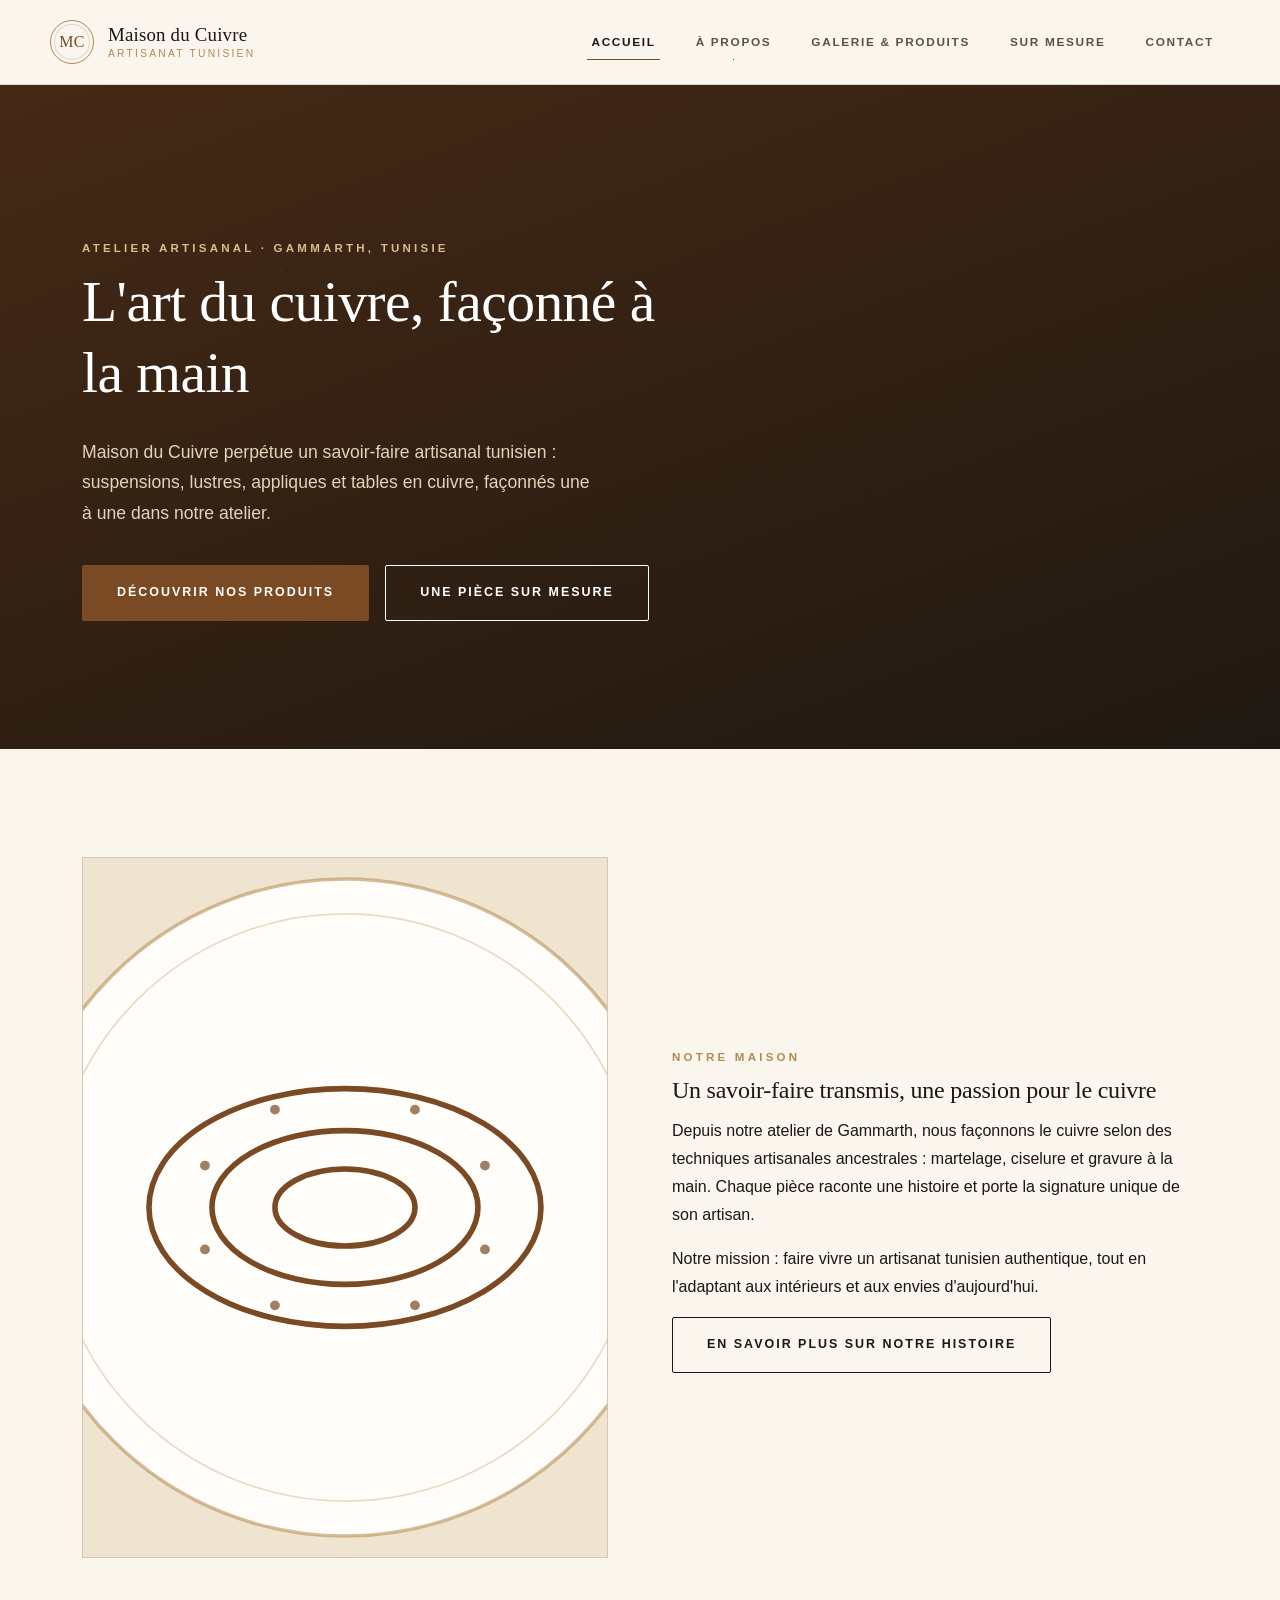
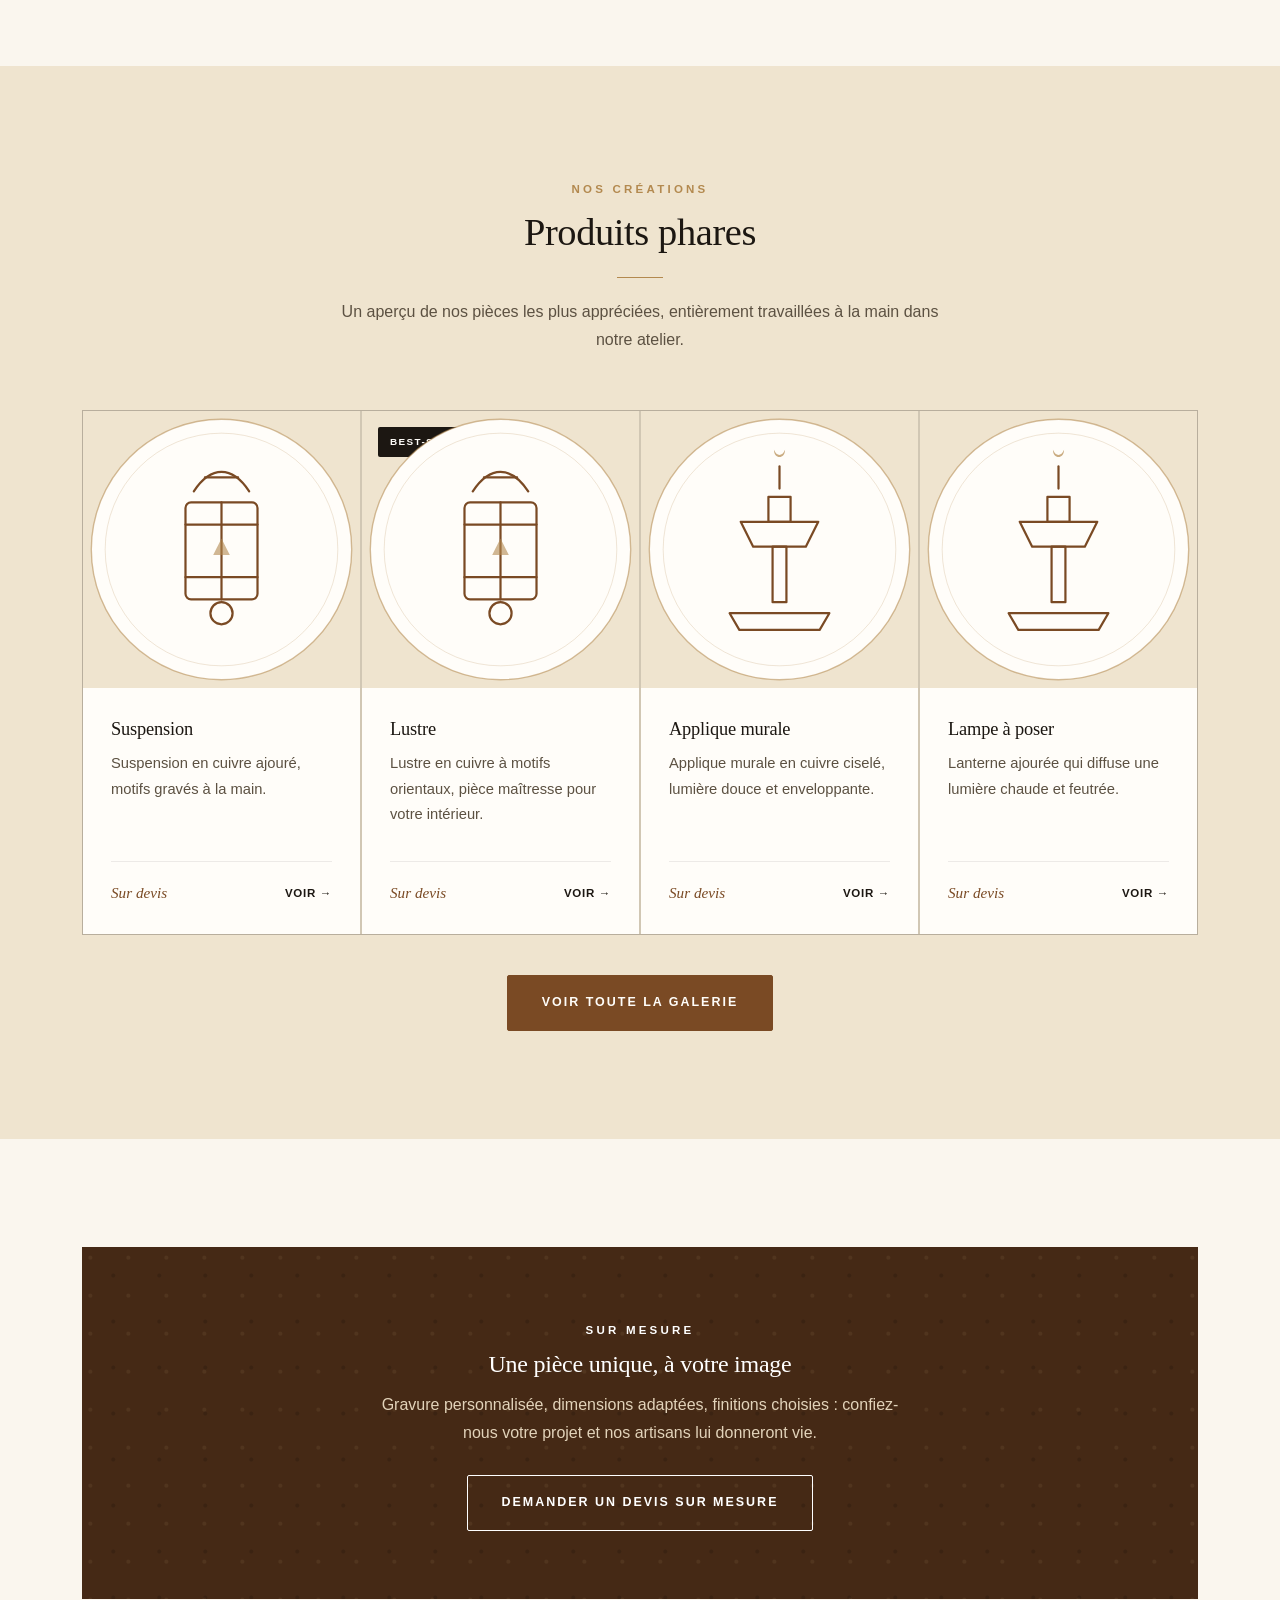
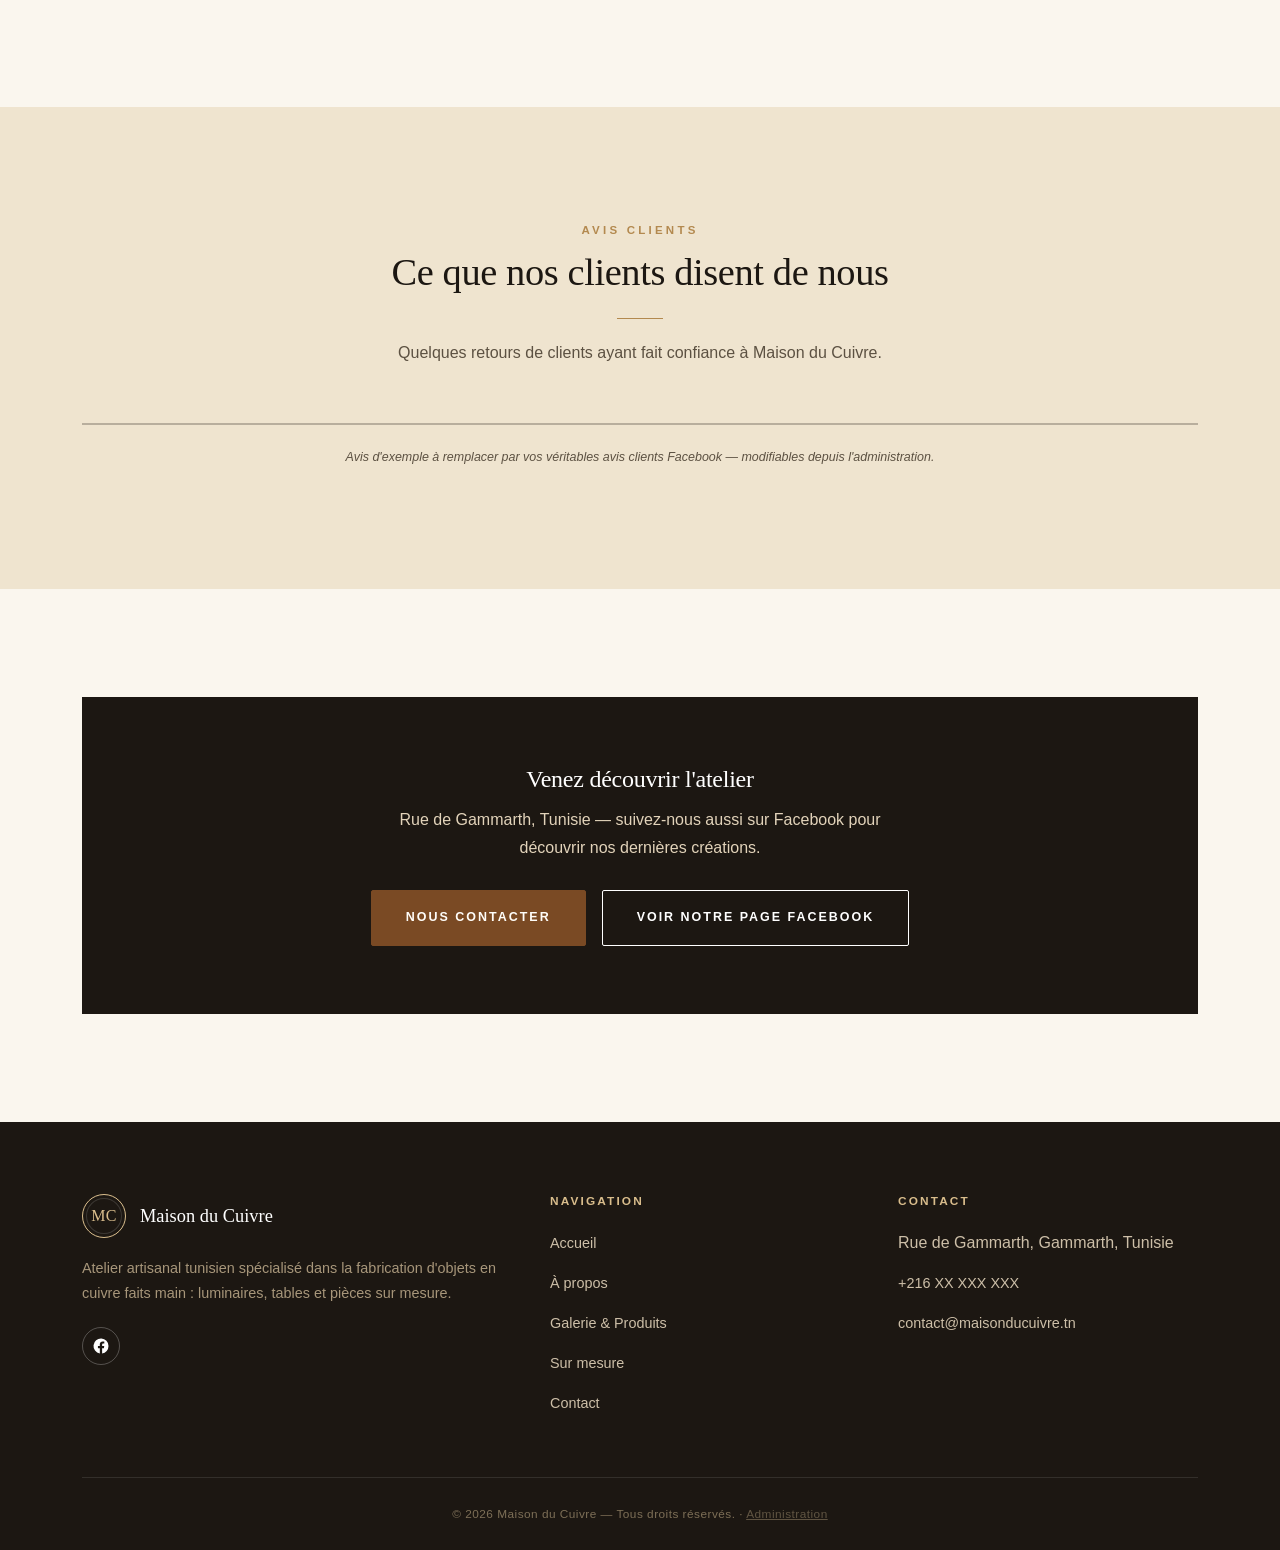
<file: index.html>
<!DOCTYPE html>
<html lang="fr">
<head>
<meta charset="UTF-8">
<meta name="viewport" content="width=device-width, initial-scale=1.0">
<title>Maison du Cuivre — Artisanat tunisien en cuivre fait main</title>
<meta name="description" content="Maison du Cuivre : atelier artisanal spécialisé dans les objets en cuivre faits main — plateaux, théières, lanternes et décoration. Sur mesure et livraison à Gammarth, Tunis.">
<link rel="icon" href="data:image/svg+xml,%3Csvg xmlns='http://www.w3.org/2000/svg' viewBox='0 0 100 100'%3E%3Ccircle cx='50' cy='50' r='47' fill='%23fffdf9' stroke='%23b3894f' stroke-width='3'/%3E%3Ctext x='50' y='63' font-size='38' text-anchor='middle' fill='%237a4a24' font-family='Georgia,serif'%3EMC%3C/text%3E%3C/svg%3E">
<link rel="stylesheet" href="css/style.css?v=2">
</head>
<body>

<header class="site-header">
  <div class="container header-inner">
    <a href="index.html" class="brand">
      <span class="brand-mark">MC</span>
      <span class="brand-text"><strong data-field="site.name">Maison du Cuivre</strong><span data-field="site.tagline">Artisanat tunisien</span></span>
    </a>
    <button class="nav-toggle" aria-label="Ouvrir le menu" aria-expanded="false"><span></span></button>
    <nav class="main-nav">
      <ul>
        <li><a href="index.html" aria-current="page">Accueil</a></li>
        <li><a href="apropos.html">À propos</a></li>
        <li><a href="galerie.html">Galerie &amp; Produits</a></li>
        <li><a href="sur-mesure.html">Sur mesure</a></li>
        <li><a href="contact.html">Contact</a></li>
      </ul>
    </nav>
  </div>
</header>

<section class="hero hammered" data-bg="covers.home">
  <div class="container">
    <div class="hero-inner">
      <span class="eyebrow" data-field="home.heroEyebrow">Atelier artisanal · Gammarth, Tunisie</span>
      <h1 data-field="home.heroTitle">L'art du cuivre, façonné à la main</h1>
      <p class="lead" data-field="home.heroLead">Maison du Cuivre perpétue un savoir-faire artisanal tunisien : plateaux ciselés, théières, lanternes et pièces de décoration, façonnés une à une dans notre atelier.</p>
      <div class="hero-actions">
        <a href="galerie.html" class="btn btn-primary">Découvrir nos produits</a>
        <a href="sur-mesure.html" class="btn btn-outline">Une pièce sur mesure</a>
      </div>
    </div>
  </div>
</section>

<section class="section">
  <div class="container">
    <div class="about-grid reveal">
      <div class="about-visual">
        <img data-image="home.introImage" src="images/products/plateau.svg" alt="Plateau en cuivre artisanal">
      </div>
      <div>
        <span class="eyebrow" data-field="home.introEyebrow">Notre maison</span>
        <h2 data-field="home.introTitle">Un savoir-faire transmis, une passion pour le cuivre</h2>
        <p data-field="home.introText1">Depuis notre atelier de Gammarth, nous façonnons le cuivre selon des techniques artisanales ancestrales : martelage, ciselure et gravure à la main. Chaque pièce raconte une histoire et porte la signature unique de son artisan.</p>
        <p data-field="home.introText2">Notre mission : faire vivre un artisanat tunisien authentique, tout en l'adaptant aux intérieurs et aux envies d'aujourd'hui.</p>
        <a href="apropos.html" class="btn btn-outline dark">En savoir plus sur notre histoire</a>
      </div>
    </div>
  </div>
</section>

<section class="section bg-cream-dark">
  <div class="container">
    <div class="section-head reveal">
      <span class="eyebrow" data-field="home.productsEyebrow">Nos créations</span>
      <h2 data-field="home.productsTitle">Produits phares</h2>
      <p data-field="home.productsText">Un aperçu de nos pièces les plus appréciées, entièrement travaillées à la main dans notre atelier.</p>
    </div>
    <div id="home-products-grid" class="grid grid-4 reveal"></div>
    <div style="text-align:center; margin-top:40px;">
      <a href="galerie.html" class="btn btn-primary">Voir toute la galerie</a>
    </div>
  </div>
</section>

<section class="section">
  <div class="container">
    <div class="cta-band hammered reveal">
      <span class="eyebrow" style="color:#fff;" data-field="home.customEyebrow">Sur mesure</span>
      <h2 data-field="home.customTitle">Une pièce unique, à votre image</h2>
      <p data-field="home.customText">Gravure personnalisée, dimensions adaptées, finitions choisies : confiez-nous votre projet et nos artisans lui donneront vie.</p>
      <div class="cta-actions">
        <a href="sur-mesure.html" class="btn btn-outline">Demander un devis sur mesure</a>
      </div>
    </div>
  </div>
</section>

<section class="section bg-cream-dark">
  <div class="container">
    <div class="section-head reveal">
      <span class="eyebrow" data-field="home.reviewsEyebrow">Avis clients</span>
      <h2 data-field="home.reviewsTitle">Ce que nos clients disent de nous</h2>
      <p data-field="home.reviewsText">Quelques retours de clients ayant fait confiance à Maison du Cuivre.</p>
    </div>
    <div id="home-testimonials-grid" class="grid grid-3 reveal"></div>
    <p class="reveal reviews-note">Avis d'exemple à remplacer par vos véritables avis clients Facebook — modifiables depuis l'administration.</p>
  </div>
</section>

<section class="section">
  <div class="container">
    <div class="cta-band bg-ink reveal">
      <h2 data-field="home.visitTitle">Venez découvrir l'atelier</h2>
      <p data-field="home.visitText">Rue de Gammarth, Tunisie — suivez-nous aussi sur Facebook pour découvrir nos dernières créations.</p>
      <div class="cta-actions">
        <a href="contact.html" class="btn btn-primary">Nous contacter</a>
        <a data-href="site.facebook" href="https://www.facebook.com/profile.php?id=61577043486522" target="_blank" rel="noopener" class="btn btn-outline">Voir notre page Facebook</a>
      </div>
    </div>
  </div>
</section>

<footer class="site-footer">
  <div class="container">
    <div class="footer-grid">
      <div>
        <div class="footer-brand">
          <span class="brand-mark">MC</span>
          <strong data-field="site.name">Maison du Cuivre</strong>
        </div>
        <p data-field="site.footerAbout">Atelier artisanal tunisien spécialisé dans la fabrication d'objets en cuivre faits main : décoration, art de la table et pièces sur mesure.</p>
        <div class="social-row">
          <a data-href="site.facebook" href="https://www.facebook.com/profile.php?id=61577043486522" target="_blank" rel="noopener" aria-label="Facebook">
            <svg width="18" height="18" viewBox="0 0 24 24" fill="#fff"><path d="M22 12a10 10 0 1 0-11.6 9.9v-7H7.9V12h2.5V9.8c0-2.5 1.5-3.9 3.8-3.9 1.1 0 2.2.2 2.2.2v2.5h-1.3c-1.2 0-1.6.8-1.6 1.6V12h2.8l-.4 2.9h-2.4v7A10 10 0 0 0 22 12z"/></svg>
          </a>
        </div>
      </div>
      <div>
        <h4>Navigation</h4>
        <ul>
          <li><a href="index.html">Accueil</a></li>
          <li><a href="apropos.html">À propos</a></li>
          <li><a href="galerie.html">Galerie &amp; Produits</a></li>
          <li><a href="sur-mesure.html">Sur mesure</a></li>
          <li><a href="contact.html">Contact</a></li>
        </ul>
      </div>
      <div>
        <h4>Contact</h4>
        <ul>
          <li data-field="site.address">Rue de Gammarth, Gammarth, Tunisie</li>
          <li><a data-href="site.phone" data-href-prefix="tel:" href="tel:+216XXXXXXXX"><span data-field="site.phone">+216 XX XXX XXX</span></a></li>
          <li><a data-href="site.email" data-href-prefix="mailto:" href="mailto:contact@maisonducuivre.tn"><span data-field="site.email">contact@maisonducuivre.tn</span></a></li>
        </ul>
      </div>
    </div>
    <div class="footer-bottom">
      © <span id="year"></span> <span data-field="site.name">Maison du Cuivre</span> — Tous droits réservés. · <a href="admin.html" style="color:inherit;text-decoration:underline;opacity:.7;">Administration</a>
    </div>
  </div>
</footer>

<script src="js/site-data.js"></script>
<script src="js/render.js"></script>
<script src="js/main.js"></script>
</body>
</html>
</file>
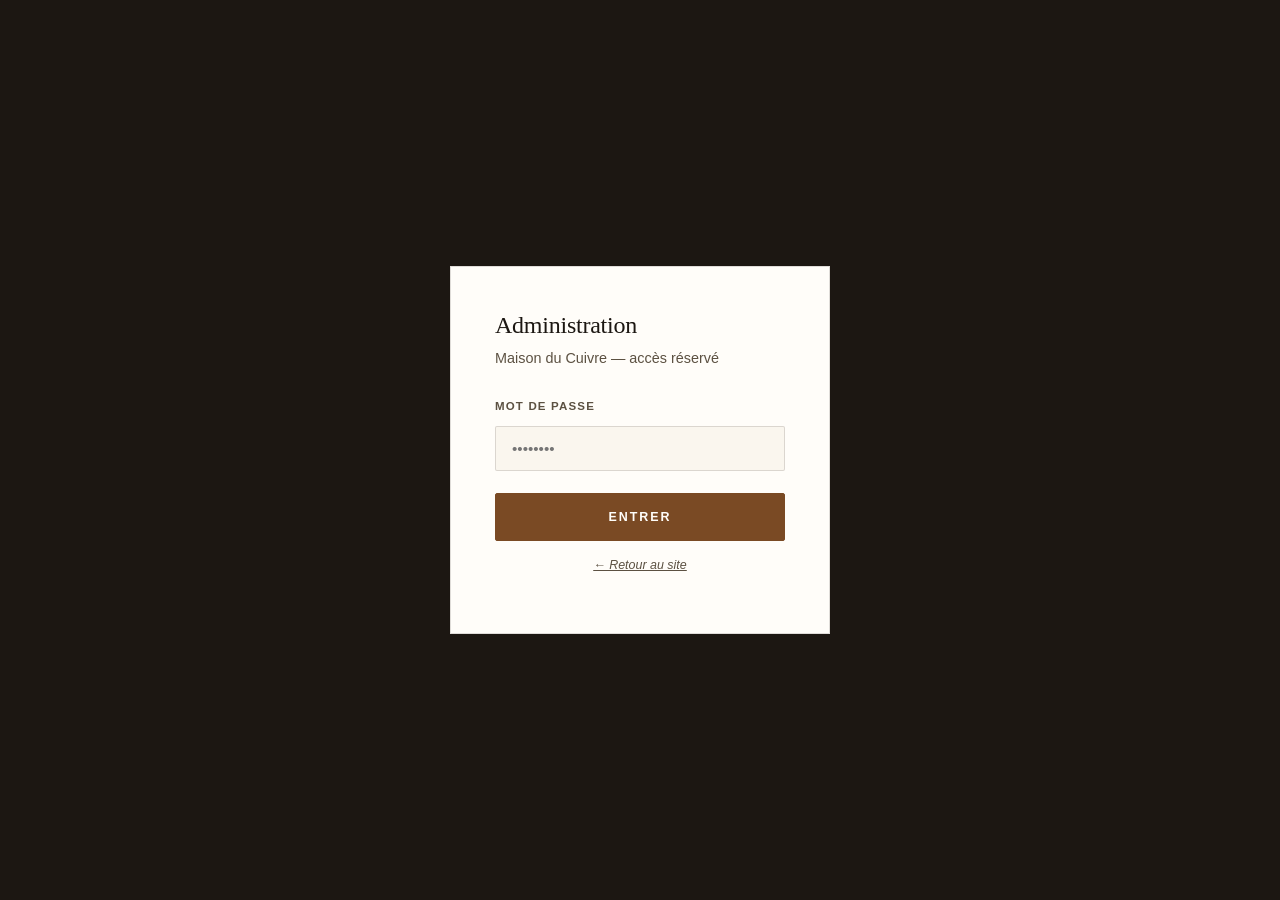
<file: admin.html>
<!DOCTYPE html>
<html lang="fr">
<head>
<meta charset="UTF-8">
<meta name="viewport" content="width=device-width, initial-scale=1.0">
<title>Administration — Maison du Cuivre</title>
<meta name="robots" content="noindex, nofollow">
<link rel="icon" href="data:image/svg+xml,%3Csvg xmlns='http://www.w3.org/2000/svg' viewBox='0 0 100 100'%3E%3Ccircle cx='50' cy='50' r='47' fill='%23fffdf9' stroke='%23b3894f' stroke-width='3'/%3E%3Ctext x='50' y='63' font-size='38' text-anchor='middle' fill='%237a4a24' font-family='Georgia,serif'%3EMC%3C/text%3E%3C/svg%3E">
<link rel="stylesheet" href="css/style.css?v=2">
</head>
<body>

<!-- Écran de verrouillage local (mot de passe fixe, protection légère — voir README.md) -->
<div id="admin-gate" class="admin-gate">
  <div class="form-card">
    <h2 style="margin-bottom:6px;">Administration</h2>
    <p style="color:var(--ink-soft);font-size:.9rem;margin-bottom:24px;">Maison du Cuivre — accès réservé</p>
    <div class="field">
      <label for="gate-password">Mot de passe</label>
      <input type="password" id="gate-password" placeholder="••••••••" autocomplete="current-password">
    </div>
    <button id="gate-submit" class="btn btn-primary btn-block">Entrer</button>
    <p id="gate-message" class="form-note"></p>
    <p class="form-note"><a href="index.html" style="text-decoration:underline;">← Retour au site</a></p>
  </div>
</div>

<!-- Interface d'administration -->
<div id="admin-app" class="admin-shell" style="display:none;">
  <aside class="admin-sidebar">
    <div class="admin-brand">
      <span class="brand-mark" style="border-color:var(--gold-light);color:var(--gold-light);box-shadow:inset 0 0 0 3px var(--ink), inset 0 0 0 4px rgba(255,255,255,.14);">MC</span>
      <div><strong>Administration</strong><span>Maison du Cuivre</span></div>
    </div>
    <a class="admin-nav-link" href="#sec-apparence">Apparence des cadres</a>
    <a class="admin-nav-link" href="#sec-identite">Identité &amp; logo</a>
    <a class="admin-nav-link" href="#sec-coordonnees">Coordonnées &amp; carte</a>
    <a class="admin-nav-link" href="#sec-couvertures">Images de couverture</a>
    <a class="admin-nav-link" href="#sec-accueil">Page Accueil</a>
    <a class="admin-nav-link" href="#sec-apropos">Page À propos</a>
    <a class="admin-nav-link" href="#sec-galerie">Page Galerie</a>
    <a class="admin-nav-link" href="#sec-categories">Catégories de produits</a>
    <a class="admin-nav-link" href="#sec-produits">Produits</a>
    <a class="admin-nav-link" href="#sec-avis">Avis clients</a>
    <a class="admin-nav-link" href="#sec-sur-mesure">Page Sur mesure</a>
    <a class="admin-nav-link" href="#sec-contact">Page Contact</a>
    <a class="admin-view-link" href="index.html" target="_blank" rel="noopener">Voir le site ↗</a>
  </aside>

  <div class="admin-main">
    <div class="admin-topbar">
      <h1>Administration du site</h1>
      <div class="admin-actions">
        <button id="btn-reset" class="btn btn-outline dark">Réinitialiser</button>
        <button id="btn-import" class="btn btn-outline dark">Importer</button>
        <input type="file" id="import-file" accept=".js,.json,text/javascript,application/json" style="display:none;">
        <button id="btn-export" class="btn btn-outline dark">Télécharger site-data.js</button>
        <button id="btn-save" class="btn btn-primary">Enregistrer</button>
      </div>
    </div>

    <div class="admin-content">

      <p class="form-note" style="margin:-10px 0 40px;">
        Les modifications sont enregistrées dans ce navigateur (stockage local). Pour les rendre visibles à
        <strong>tous vos visiteurs</strong>, cliquez sur « Enregistrer » puis « Télécharger site-data.js » et
        remplacez le fichier <code>js/site-data.js</code> du site avant de le redéployer — voir README.md.
      </p>

      <!-- Apparence des cadres -->
      <section id="sec-apparence" class="admin-section">
        <h2>Apparence des cadres</h2>
        <p class="admin-section-desc">Choisissez la forme des cadres d'image. S'applique à toutes les images du site (les curseurs de zoom/position de chaque image restent disponibles en plus pour affiner le cadrage).</p>

        <div class="admin-grid-2">
          <div class="field">
            <label>Format des cartes produits (Accueil + Galerie)</label>
            <select data-path="site.productFrameRatio">
              <option value="1/1">Carré (1:1)</option>
              <option value="4/3">Paysage standard (4:3)</option>
              <option value="5/4">Paysage large (5:4)</option>
              <option value="3/4">Portrait (3:4)</option>
              <option value="16/9">Paysage panoramique (16:9)</option>
            </select>
          </div>
          <div class="field">
            <label>Format de l'image « À propos »</label>
            <select data-path="site.aboutFrameRatio">
              <option value="1/1">Carré (1:1)</option>
              <option value="4/3">Paysage standard (4:3)</option>
              <option value="3/4">Portrait (3:4)</option>
              <option value="4/5">Portrait large (4:5)</option>
              <option value="16/9">Paysage panoramique (16:9)</option>
            </select>
          </div>
        </div>
      </section>

      <!-- Identité -->
      <section id="sec-identite" class="admin-section">
        <h2>Identité &amp; logo</h2>
        <p class="admin-section-desc">Nom de la maison, slogan et logo affichés dans l'en-tête et le pied de page.</p>

        <div class="admin-grid-2">
          <div class="field"><label>Nom du site</label><input type="text" data-path="site.name"></div>
          <div class="field"><label>Slogan</label><input type="text" data-path="site.tagline"></div>
        </div>
        <div class="field"><label>Initiales du logo (si pas d'image)</label><input type="text" maxlength="3" data-path="site.logoText" style="max-width:120px;"></div>
        <div class="field">
          <label>Image du logo (remplace les initiales)</label>
          <div class="image-upload">
            <div class="preview" id="preview-site.logoImage">Aucune</div>
            <div class="upload-actions">
              <input type="file" accept="image/*" data-image-path="site.logoImage" data-image-format="png" data-image-maxdim="300">
              <button type="button" class="btn btn-outline dark" data-clear-image="site.logoImage" style="padding:8px 14px;font-size:.68rem;">Retirer</button>
            </div>
          </div>
        </div>
        <div class="field"><label>Texte « à propos » du pied de page</label><textarea data-path="site.footerAbout"></textarea></div>
      </section>

      <!-- Coordonnées -->
      <section id="sec-coordonnees" class="admin-section">
        <h2>Coordonnées &amp; localisation</h2>
        <p class="admin-section-desc">Affichées dans le pied de page et la page Contact.</p>

        <div class="field"><label>Adresse</label><input type="text" data-path="site.address"></div>
        <div class="admin-grid-2">
          <div class="field"><label>Téléphone</label><input type="text" data-path="site.phone"></div>
          <div class="field"><label>E-mail</label><input type="email" data-path="site.email"></div>
        </div>
        <div class="field"><label>Lien Facebook</label><input type="url" data-path="site.facebook"></div>
        <div class="admin-grid-2">
          <div class="field"><label>Horaires (semaine)</label><input type="text" data-path="site.hoursWeek"></div>
          <div class="field"><label>Horaires (week-end)</label><input type="text" data-path="site.hoursWeekend"></div>
        </div>
        <div class="admin-grid-2">
          <div class="field"><label>Latitude</label><input type="number" step="0.0001" data-path="site.lat"></div>
          <div class="field"><label>Longitude</label><input type="number" step="0.0001" data-path="site.lng"></div>
        </div>
        <div class="field">
          <label>Aperçu de la carte</label>
          <div class="admin-map-preview"><iframe id="admin-map-preview" loading="lazy" title="Aperçu carte"></iframe></div>
        </div>
      </section>

      <!-- Couvertures -->
      <section id="sec-couvertures" class="admin-section">
        <h2>Images de couverture</h2>
        <p class="admin-section-desc">Photo affichée en fond du bandeau de chaque page (facultatif — sans image, le dégradé cuivre par défaut s'affiche).</p>

        <div class="field">
          <label>Couverture — Accueil</label>
          <div class="image-upload">
            <div class="preview" id="preview-covers.home">Aucune</div>
            <div class="upload-actions">
              <input type="file" accept="image/*" data-image-path="covers.home" data-image-format="jpeg" data-image-maxdim="1600">
              <button type="button" class="btn btn-outline dark" data-clear-image="covers.home" style="padding:8px 14px;font-size:.68rem;">Retirer</button>
            </div>
          </div>
        </div>
        <div class="field">
          <label>Couverture — À propos</label>
          <div class="image-upload">
            <div class="preview" id="preview-covers.about">Aucune</div>
            <div class="upload-actions">
              <input type="file" accept="image/*" data-image-path="covers.about" data-image-format="jpeg" data-image-maxdim="1600">
              <button type="button" class="btn btn-outline dark" data-clear-image="covers.about" style="padding:8px 14px;font-size:.68rem;">Retirer</button>
            </div>
          </div>
        </div>
        <div class="field">
          <label>Couverture — Galerie &amp; Produits</label>
          <div class="image-upload">
            <div class="preview" id="preview-covers.gallery">Aucune</div>
            <div class="upload-actions">
              <input type="file" accept="image/*" data-image-path="covers.gallery" data-image-format="jpeg" data-image-maxdim="1600">
              <button type="button" class="btn btn-outline dark" data-clear-image="covers.gallery" style="padding:8px 14px;font-size:.68rem;">Retirer</button>
            </div>
          </div>
        </div>
        <div class="field">
          <label>Couverture — Sur mesure</label>
          <div class="image-upload">
            <div class="preview" id="preview-covers.custom">Aucune</div>
            <div class="upload-actions">
              <input type="file" accept="image/*" data-image-path="covers.custom" data-image-format="jpeg" data-image-maxdim="1600">
              <button type="button" class="btn btn-outline dark" data-clear-image="covers.custom" style="padding:8px 14px;font-size:.68rem;">Retirer</button>
            </div>
          </div>
        </div>
        <div class="field">
          <label>Couverture — Contact</label>
          <div class="image-upload">
            <div class="preview" id="preview-covers.contact">Aucune</div>
            <div class="upload-actions">
              <input type="file" accept="image/*" data-image-path="covers.contact" data-image-format="jpeg" data-image-maxdim="1600">
              <button type="button" class="btn btn-outline dark" data-clear-image="covers.contact" style="padding:8px 14px;font-size:.68rem;">Retirer</button>
            </div>
          </div>
        </div>
      </section>

      <!-- Accueil -->
      <section id="sec-accueil" class="admin-section">
        <h2>Page Accueil</h2>
        <p class="admin-section-desc">Textes du bandeau principal et des sections de la page d'accueil.</p>

        <h3 style="font-size:1rem;margin:24px 0 12px;">Bandeau principal</h3>
        <div class="field"><label>Eyebrow (petit texte au-dessus du titre)</label><input type="text" data-path="home.heroEyebrow"></div>
        <div class="field"><label>Titre principal</label><input type="text" data-path="home.heroTitle"></div>
        <div class="field"><label>Texte d'introduction</label><textarea data-path="home.heroLead"></textarea></div>

        <h3 style="font-size:1rem;margin:24px 0 12px;">Section « Notre maison »</h3>
        <div class="admin-grid-2">
          <div class="field"><label>Eyebrow</label><input type="text" data-path="home.introEyebrow"></div>
          <div class="field"><label>Titre</label><input type="text" data-path="home.introTitle"></div>
        </div>
        <div class="field"><label>Paragraphe 1</label><textarea data-path="home.introText1"></textarea></div>
        <div class="field"><label>Paragraphe 2</label><textarea data-path="home.introText2"></textarea></div>
        <div class="field">
          <label>Image</label>
          <div class="image-upload">
            <div class="preview" id="preview-home.introImage">Aucune</div>
            <div class="upload-actions">
              <input type="file" accept="image/*" data-image-path="home.introImage" data-image-format="jpeg" data-image-maxdim="1200">
              <button type="button" class="btn btn-outline dark" data-clear-image="home.introImage" style="padding:8px 14px;font-size:.68rem;">Retirer</button>
            </div>
          </div>
          <div id="frame-home.introImage"></div>
        </div>

        <h3 style="font-size:1rem;margin:24px 0 12px;">Section « Produits phares »</h3>
        <div class="admin-grid-2">
          <div class="field"><label>Eyebrow</label><input type="text" data-path="home.productsEyebrow"></div>
          <div class="field"><label>Titre</label><input type="text" data-path="home.productsTitle"></div>
        </div>
        <div class="field"><label>Texte</label><textarea data-path="home.productsText"></textarea></div>

        <h3 style="font-size:1rem;margin:24px 0 12px;">Bandeau « Sur mesure »</h3>
        <div class="admin-grid-2">
          <div class="field"><label>Eyebrow</label><input type="text" data-path="home.customEyebrow"></div>
          <div class="field"><label>Titre</label><input type="text" data-path="home.customTitle"></div>
        </div>
        <div class="field"><label>Texte</label><textarea data-path="home.customText"></textarea></div>

        <h3 style="font-size:1rem;margin:24px 0 12px;">Section « Avis clients »</h3>
        <div class="admin-grid-2">
          <div class="field"><label>Eyebrow</label><input type="text" data-path="home.reviewsEyebrow"></div>
          <div class="field"><label>Titre</label><input type="text" data-path="home.reviewsTitle"></div>
        </div>
        <div class="field"><label>Texte</label><textarea data-path="home.reviewsText"></textarea></div>

        <h3 style="font-size:1rem;margin:24px 0 12px;">Bandeau « Venez découvrir l'atelier »</h3>
        <div class="field"><label>Titre</label><input type="text" data-path="home.visitTitle"></div>
        <div class="field"><label>Texte</label><textarea data-path="home.visitText"></textarea></div>
      </section>

      <!-- À propos -->
      <section id="sec-apropos" class="admin-section">
        <h2>Page À propos</h2>

        <h3 style="font-size:1rem;margin:0 0 12px;">Bandeau</h3>
        <div class="field"><label>Titre</label><input type="text" data-path="about.heroTitle"></div>
        <div class="field"><label>Texte</label><textarea data-path="about.heroText"></textarea></div>

        <h3 style="font-size:1rem;margin:24px 0 12px;">Section « Qui sommes-nous »</h3>
        <div class="admin-grid-2">
          <div class="field"><label>Eyebrow</label><input type="text" data-path="about.introEyebrow"></div>
          <div class="field"><label>Titre</label><input type="text" data-path="about.introTitle"></div>
        </div>
        <div class="field"><label>Paragraphe 1</label><textarea data-path="about.introText1"></textarea></div>
        <div class="field"><label>Paragraphe 2</label><textarea data-path="about.introText2"></textarea></div>
        <div class="field">
          <label>Image</label>
          <div class="image-upload">
            <div class="preview" id="preview-about.introImage">Aucune</div>
            <div class="upload-actions">
              <input type="file" accept="image/*" data-image-path="about.introImage" data-image-format="jpeg" data-image-maxdim="1200">
              <button type="button" class="btn btn-outline dark" data-clear-image="about.introImage" style="padding:8px 14px;font-size:.68rem;">Retirer</button>
            </div>
          </div>
          <div id="frame-about.introImage"></div>
        </div>

        <h3 style="font-size:1rem;margin:24px 0 12px;">Nos valeurs</h3>
        <div class="admin-grid-2">
          <div class="field"><label>Eyebrow</label><input type="text" data-path="about.valuesEyebrow"></div>
          <div class="field"><label>Titre</label><input type="text" data-path="about.valuesTitle"></div>
        </div>
        <div id="rep-values" class="repeater"></div>
        <button type="button" id="add-value" class="btn btn-outline dark repeater-add">+ Ajouter une valeur</button>

        <h3 style="font-size:1rem;margin:32px 0 12px;">Notre parcours</h3>
        <div class="admin-grid-2">
          <div class="field"><label>Eyebrow</label><input type="text" data-path="about.timelineEyebrow"></div>
          <div class="field"><label>Titre</label><input type="text" data-path="about.timelineTitle"></div>
        </div>
        <div id="rep-timeline" class="repeater"></div>
        <button type="button" id="add-timeline" class="btn btn-outline dark repeater-add">+ Ajouter une étape</button>

        <h3 style="font-size:1rem;margin:32px 0 12px;">Bandeau final</h3>
        <div class="field"><label>Titre</label><input type="text" data-path="about.ctaTitle"></div>
        <div class="field"><label>Texte</label><textarea data-path="about.ctaText"></textarea></div>
      </section>

      <!-- Galerie -->
      <section id="sec-galerie" class="admin-section">
        <h2>Page Galerie</h2>
        <div class="field"><label>Titre du bandeau</label><input type="text" data-path="gallery.heroTitle"></div>
        <div class="field"><label>Texte du bandeau</label><textarea data-path="gallery.heroText"></textarea></div>
        <div class="field"><label>Titre du bandeau final</label><input type="text" data-path="gallery.ctaTitle"></div>
        <div class="field"><label>Texte du bandeau final</label><textarea data-path="gallery.ctaText"></textarea></div>
      </section>

      <!-- Catégories de produits -->
      <section id="sec-categories" class="admin-section">
        <h2>Catégories de produits</h2>
        <p class="admin-section-desc">Renommez une catégorie existante ou ajoutez-en une nouvelle. Ces catégories sont proposées lors de la création/édition de chaque produit ci-dessous.</p>
        <div id="rep-categories" class="repeater"></div>
        <button type="button" id="add-category" class="btn btn-outline dark repeater-add">+ Ajouter une catégorie</button>
      </section>

      <!-- Produits -->
      <section id="sec-produits" class="admin-section">
        <h2>Produits</h2>
        <p class="admin-section-desc">Affichés sur la page Galerie, et les produits « vedette » aussi sur l'Accueil.</p>
        <div id="rep-products" class="repeater"></div>
        <button type="button" id="add-product" class="btn btn-outline dark repeater-add">+ Ajouter un produit</button>
      </section>

      <!-- Avis -->
      <section id="sec-avis" class="admin-section">
        <h2>Avis clients</h2>
        <p class="admin-section-desc">Affichés sur la page d'accueil. Remplacez les exemples par vos vrais avis Facebook.</p>
        <div id="rep-testimonials" class="repeater"></div>
        <button type="button" id="add-testimonial" class="btn btn-outline dark repeater-add">+ Ajouter un avis</button>
      </section>

      <!-- Sur mesure -->
      <section id="sec-sur-mesure" class="admin-section">
        <h2>Page Sur mesure</h2>
        <h3 style="font-size:1rem;margin:0 0 12px;">Bandeau</h3>
        <div class="field"><label>Titre</label><input type="text" data-path="custom.heroTitle"></div>
        <div class="field"><label>Texte</label><textarea data-path="custom.heroText"></textarea></div>

        <h3 style="font-size:1rem;margin:24px 0 12px;">Processus de commande</h3>
        <div class="admin-grid-2">
          <div class="field"><label>Eyebrow</label><input type="text" data-path="custom.stepsEyebrow"></div>
          <div class="field"><label>Titre</label><input type="text" data-path="custom.stepsTitle"></div>
        </div>
        <div class="field"><label>Texte</label><textarea data-path="custom.stepsText"></textarea></div>
        <div id="rep-steps" class="repeater"></div>
        <button type="button" id="add-step" class="btn btn-outline dark repeater-add">+ Ajouter une étape</button>

        <h3 style="font-size:1rem;margin:32px 0 12px;">Bandeau final</h3>
        <div class="field"><label>Titre</label><input type="text" data-path="custom.ctaTitle"></div>
        <div class="field"><label>Texte</label><textarea data-path="custom.ctaText"></textarea></div>
      </section>

      <!-- Contact -->
      <section id="sec-contact" class="admin-section">
        <h2>Page Contact</h2>
        <h3 style="font-size:1rem;margin:0 0 12px;">Bandeau</h3>
        <div class="field"><label>Titre</label><input type="text" data-path="contact.heroTitle"></div>
        <div class="field"><label>Texte</label><textarea data-path="contact.heroText"></textarea></div>

        <h3 style="font-size:1rem;margin:24px 0 12px;">Section localisation</h3>
        <div class="field"><label>Titre</label><input type="text" data-path="contact.mapTitle"></div>
        <div class="field"><label>Texte</label><textarea data-path="contact.mapText"></textarea></div>
        <div class="field"><label>Note sous la carte</label><textarea data-path="contact.mapNote"></textarea></div>
      </section>

    </div>
  </div>
</div>

<div id="admin-toast" class="admin-toast"></div>

<script src="js/site-data.js"></script>
<script src="js/render.js"></script>
<script src="js/admin.js"></script>
</body>
</html>
</file>
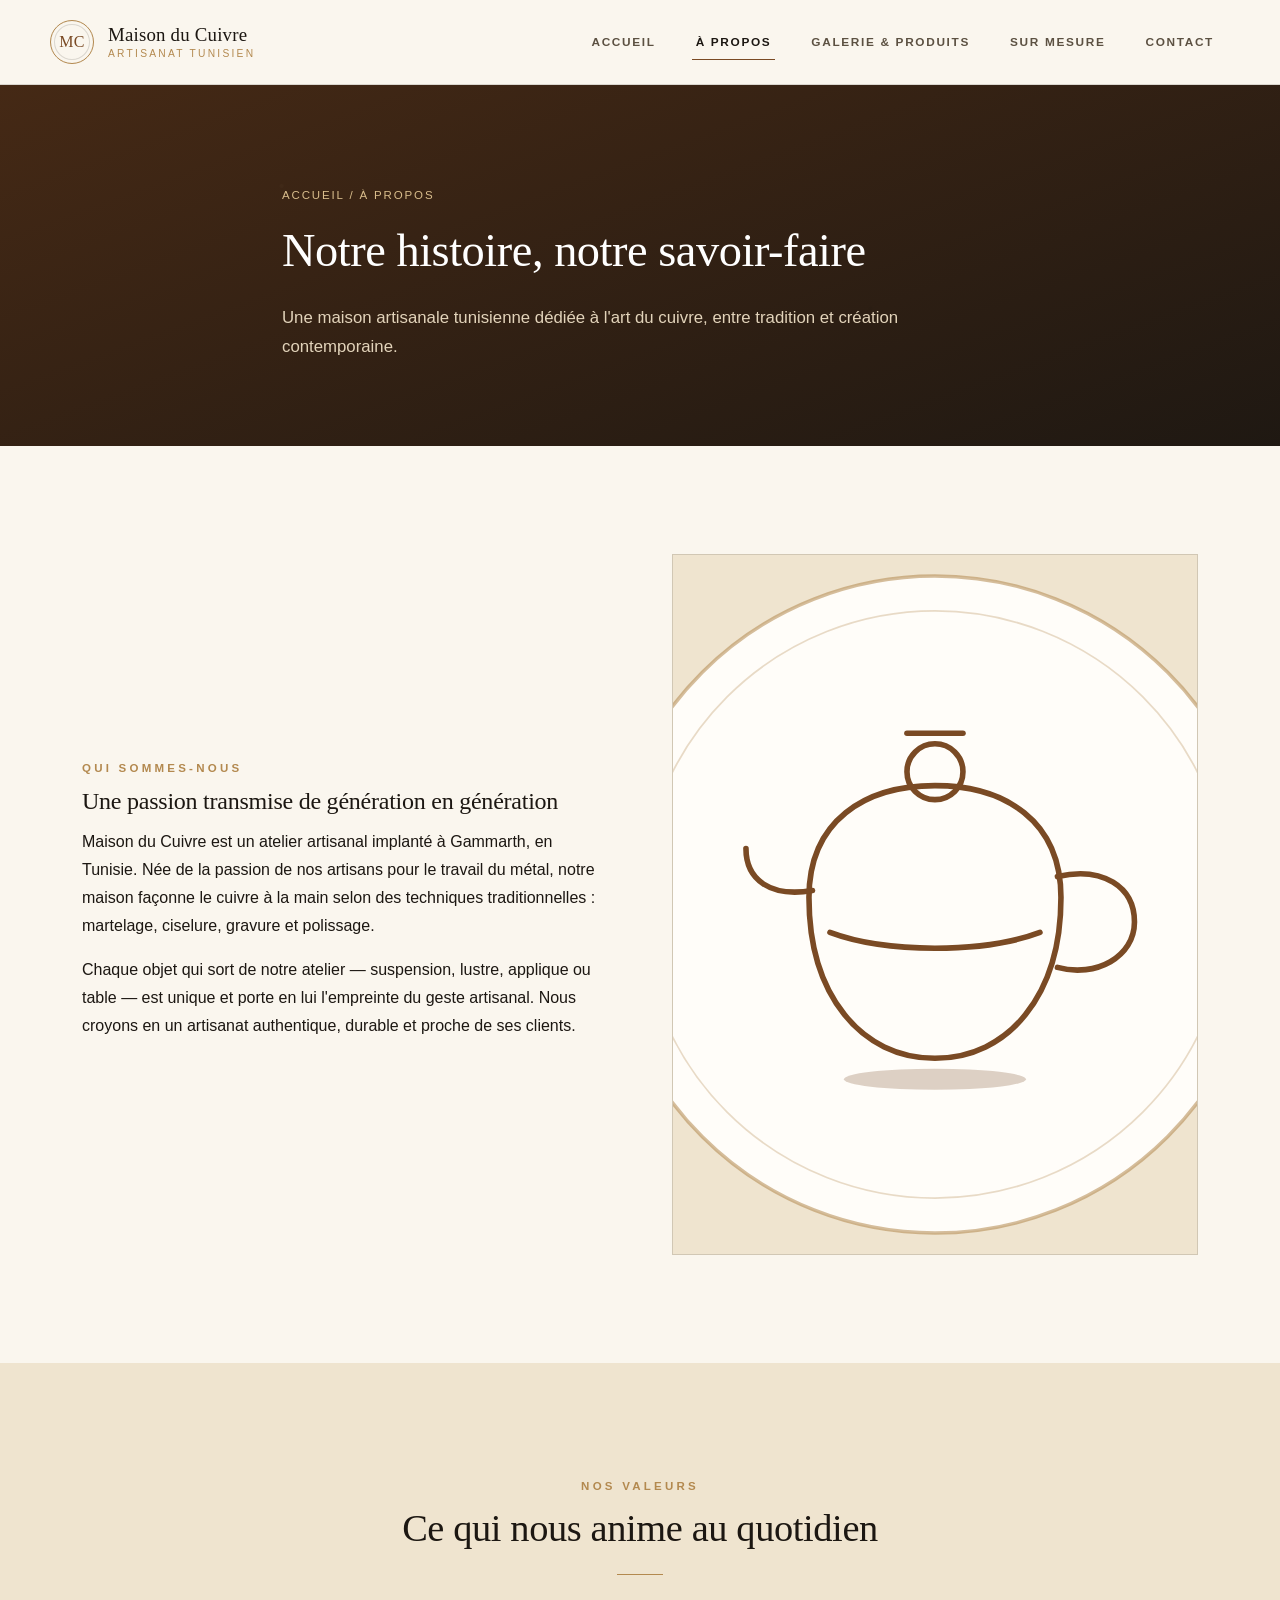
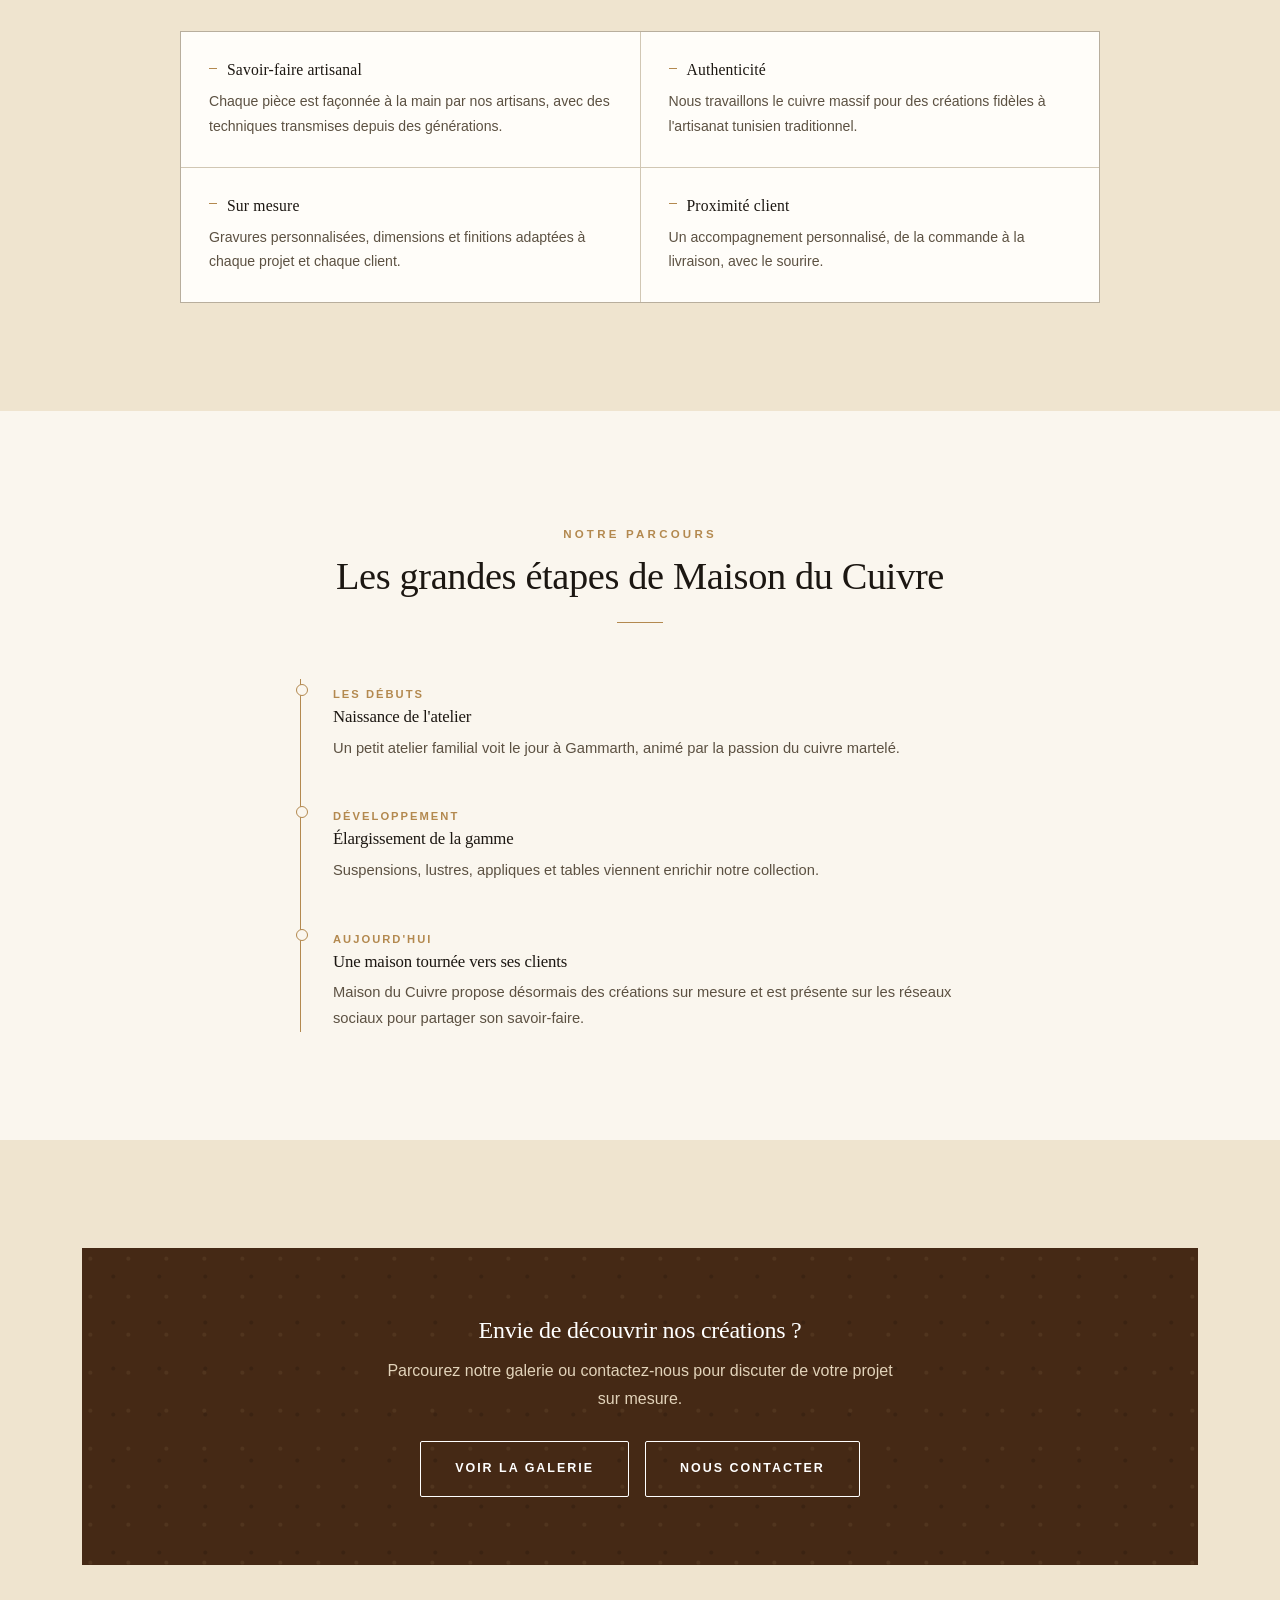
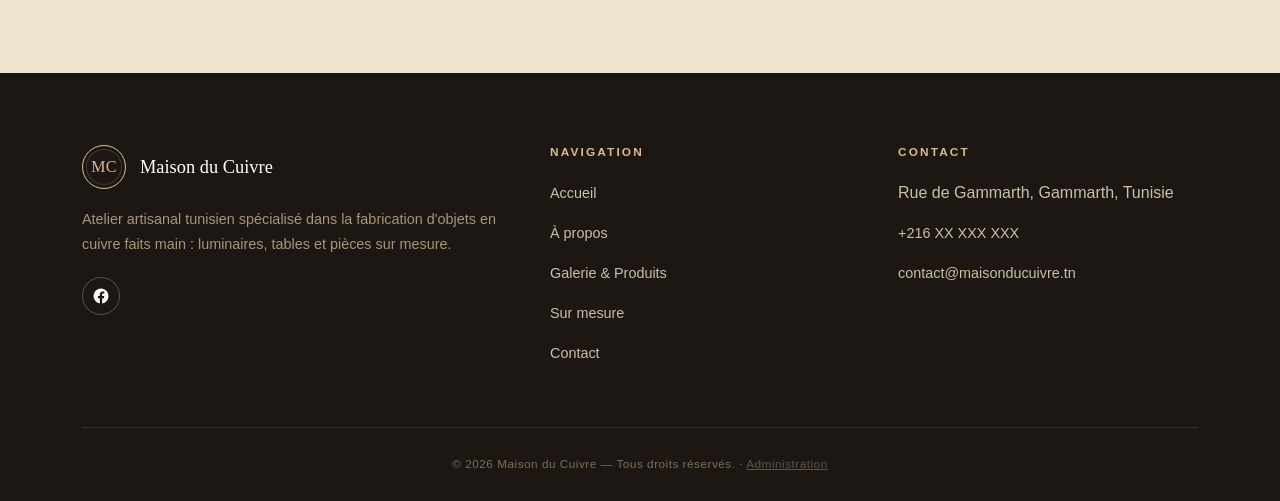
<file: apropos.html>
<!DOCTYPE html>
<html lang="fr">
<head>
<meta charset="UTF-8">
<meta name="viewport" content="width=device-width, initial-scale=1.0">
<title>À propos — Maison du Cuivre</title>
<meta name="description" content="Découvrez l'histoire, le savoir-faire et les valeurs de Maison du Cuivre, atelier artisanal de cuivre à Gammarth, Tunisie.">
<link rel="icon" href="data:image/svg+xml,%3Csvg xmlns='http://www.w3.org/2000/svg' viewBox='0 0 100 100'%3E%3Ccircle cx='50' cy='50' r='47' fill='%23fffdf9' stroke='%23b3894f' stroke-width='3'/%3E%3Ctext x='50' y='63' font-size='38' text-anchor='middle' fill='%237a4a24' font-family='Georgia,serif'%3EMC%3C/text%3E%3C/svg%3E">
<link rel="stylesheet" href="css/style.css?v=2">
</head>
<body>

<header class="site-header">
  <div class="container header-inner">
    <a href="index.html" class="brand">
      <span class="brand-mark">MC</span>
      <span class="brand-text"><strong data-field="site.name">Maison du Cuivre</strong><span data-field="site.tagline">Artisanat tunisien</span></span>
    </a>
    <button class="nav-toggle" aria-label="Ouvrir le menu" aria-expanded="false"><span></span></button>
    <nav class="main-nav">
      <ul>
        <li><a href="index.html">Accueil</a></li>
        <li><a href="apropos.html" aria-current="page">À propos</a></li>
        <li><a href="galerie.html">Galerie &amp; Produits</a></li>
        <li><a href="sur-mesure.html">Sur mesure</a></li>
        <li><a href="contact.html">Contact</a></li>
      </ul>
    </nav>
  </div>
</header>

<section class="page-hero hammered" data-bg="covers.about">
  <div class="container">
    <div class="breadcrumb"><a href="index.html">Accueil</a> / À propos</div>
    <h1 data-field="about.heroTitle">Notre histoire, notre savoir-faire</h1>
    <p data-field="about.heroText">Une maison artisanale tunisienne dédiée à l'art du cuivre, entre tradition et création contemporaine.</p>
  </div>
</section>

<section class="section">
  <div class="container">
    <div class="about-grid reveal">
      <div>
        <span class="eyebrow" data-field="about.introEyebrow">Qui sommes-nous</span>
        <h2 data-field="about.introTitle">Une passion transmise de génération en génération</h2>
        <p data-field="about.introText1">Maison du Cuivre est un atelier artisanal implanté à Gammarth, en Tunisie. Née de la passion de nos artisans pour le travail du métal, notre maison façonne le cuivre à la main selon des techniques traditionnelles : martelage, ciselure, gravure et polissage.</p>
        <p data-field="about.introText2">Chaque objet qui sort de notre atelier — plateau, théière, lanterne ou pièce de décoration — est unique et porte en lui l'empreinte du geste artisanal. Nous croyons en un artisanat authentique, durable et proche de ses clients.</p>
      </div>
      <div class="about-visual">
        <img data-image="about.introImage" src="images/products/theiere.svg" alt="Artisanat du cuivre - théière traditionnelle">
      </div>
    </div>
  </div>
</section>

<section class="section bg-cream-dark">
  <div class="container">
    <div class="section-head reveal">
      <span class="eyebrow" data-field="about.valuesEyebrow">Nos valeurs</span>
      <h2 data-field="about.valuesTitle">Ce qui nous anime au quotidien</h2>
    </div>
    <div id="about-values-grid" class="values-grid reveal" style="max-width:920px;margin:0 auto;"></div>
  </div>
</section>

<section class="section">
  <div class="container">
    <div class="section-head reveal">
      <span class="eyebrow" data-field="about.timelineEyebrow">Notre parcours</span>
      <h2 data-field="about.timelineTitle">Les grandes étapes de Maison du Cuivre</h2>
    </div>
    <div id="about-timeline" class="timeline reveal" style="max-width:680px;margin:0 auto;"></div>
  </div>
</section>

<section class="section bg-cream-dark">
  <div class="container">
    <div class="cta-band hammered reveal">
      <h2 data-field="about.ctaTitle">Envie de découvrir nos créations ?</h2>
      <p data-field="about.ctaText">Parcourez notre galerie ou contactez-nous pour discuter de votre projet sur mesure.</p>
      <div class="cta-actions">
        <a href="galerie.html" class="btn btn-outline">Voir la galerie</a>
        <a href="contact.html" class="btn btn-outline">Nous contacter</a>
      </div>
    </div>
  </div>
</section>

<footer class="site-footer">
  <div class="container">
    <div class="footer-grid">
      <div>
        <div class="footer-brand">
          <span class="brand-mark">MC</span>
          <strong data-field="site.name">Maison du Cuivre</strong>
        </div>
        <p data-field="site.footerAbout">Atelier artisanal tunisien spécialisé dans la fabrication d'objets en cuivre faits main : décoration, art de la table et pièces sur mesure.</p>
        <div class="social-row">
          <a data-href="site.facebook" href="https://www.facebook.com/profile.php?id=61577043486522" target="_blank" rel="noopener" aria-label="Facebook">
            <svg width="18" height="18" viewBox="0 0 24 24" fill="#fff"><path d="M22 12a10 10 0 1 0-11.6 9.9v-7H7.9V12h2.5V9.8c0-2.5 1.5-3.9 3.8-3.9 1.1 0 2.2.2 2.2.2v2.5h-1.3c-1.2 0-1.6.8-1.6 1.6V12h2.8l-.4 2.9h-2.4v7A10 10 0 0 0 22 12z"/></svg>
          </a>
        </div>
      </div>
      <div>
        <h4>Navigation</h4>
        <ul>
          <li><a href="index.html">Accueil</a></li>
          <li><a href="apropos.html">À propos</a></li>
          <li><a href="galerie.html">Galerie &amp; Produits</a></li>
          <li><a href="sur-mesure.html">Sur mesure</a></li>
          <li><a href="contact.html">Contact</a></li>
        </ul>
      </div>
      <div>
        <h4>Contact</h4>
        <ul>
          <li data-field="site.address">Rue de Gammarth, Gammarth, Tunisie</li>
          <li><a data-href="site.phone" data-href-prefix="tel:" href="tel:+216XXXXXXXX"><span data-field="site.phone">+216 XX XXX XXX</span></a></li>
          <li><a data-href="site.email" data-href-prefix="mailto:" href="mailto:contact@maisonducuivre.tn"><span data-field="site.email">contact@maisonducuivre.tn</span></a></li>
        </ul>
      </div>
    </div>
    <div class="footer-bottom">
      © <span id="year"></span> <span data-field="site.name">Maison du Cuivre</span> — Tous droits réservés. · <a href="admin.html" style="color:inherit;text-decoration:underline;opacity:.7;">Administration</a>
    </div>
  </div>
</footer>

<script src="js/site-data.js"></script>
<script src="js/render.js"></script>
<script src="js/main.js"></script>
</body>
</html>
</file>
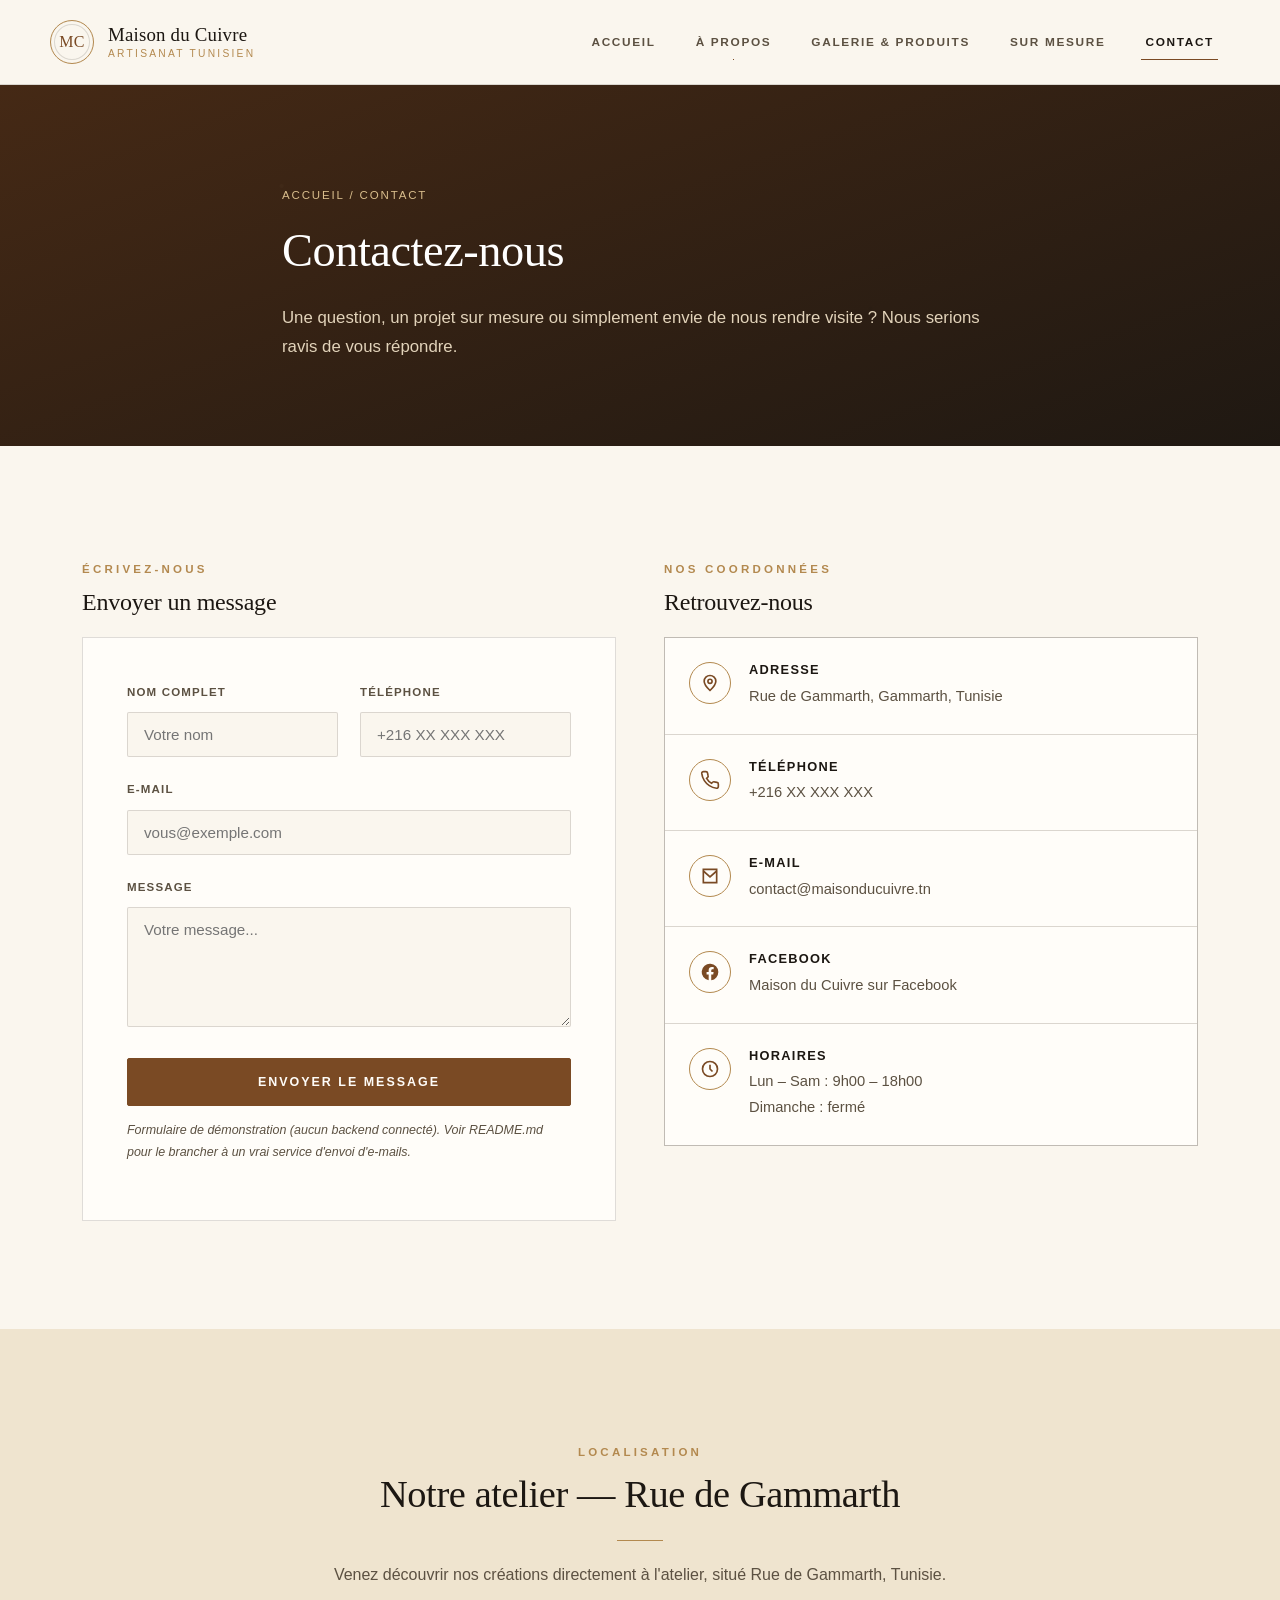
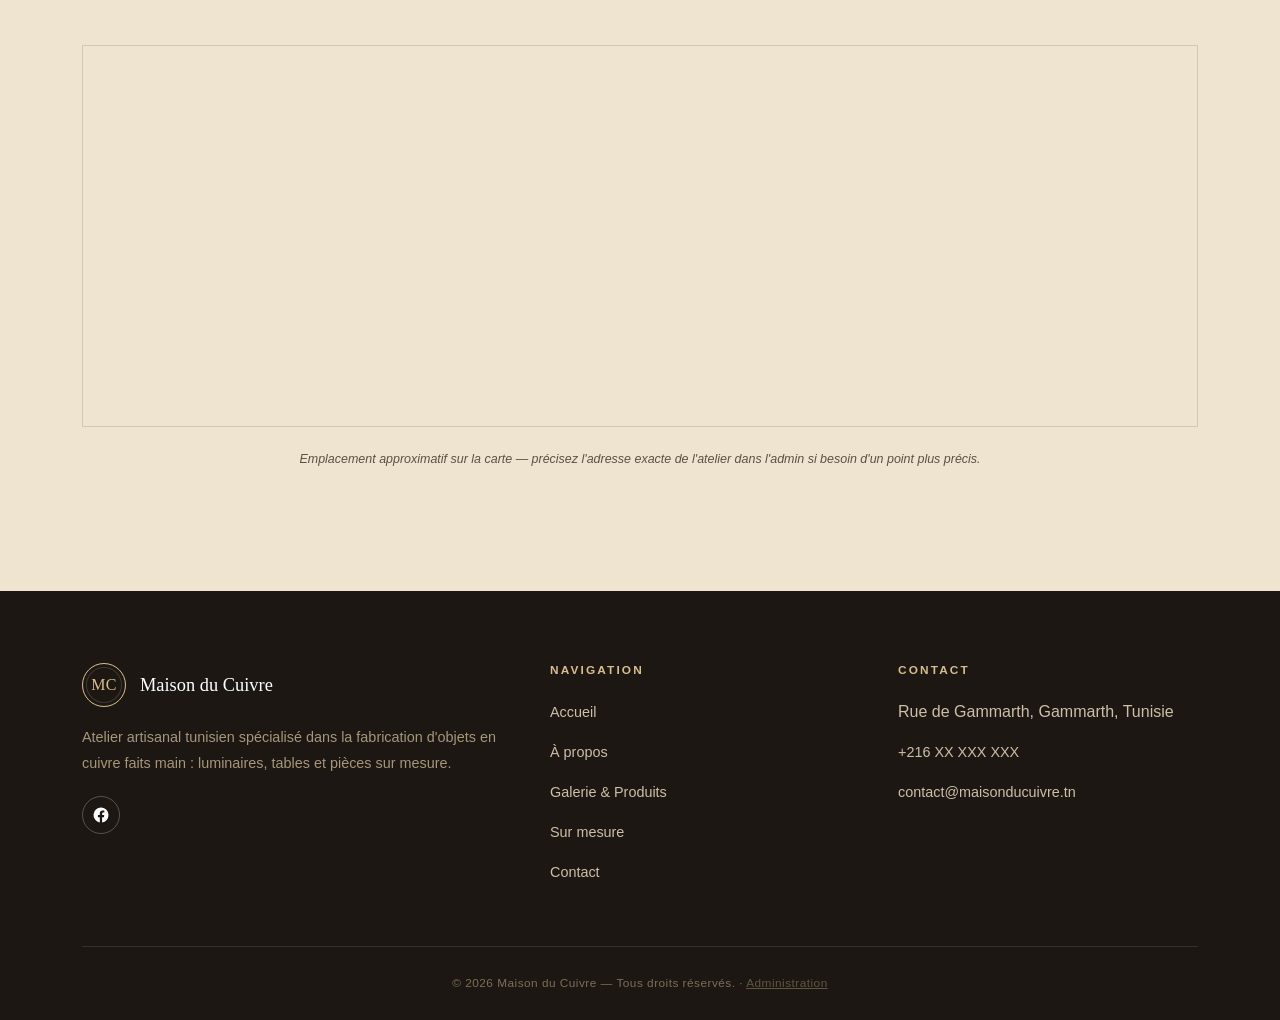
<file: contact.html>
<!DOCTYPE html>
<html lang="fr">
<head>
<meta charset="UTF-8">
<meta name="viewport" content="width=device-width, initial-scale=1.0">
<title>Contact &amp; Localisation — Maison du Cuivre</title>
<meta name="description" content="Contactez Maison du Cuivre, atelier artisanal situé Rue de Gammarth, Tunisie. Formulaire de contact, coordonnées et localisation sur carte.">
<link rel="icon" href="data:image/svg+xml,%3Csvg xmlns='http://www.w3.org/2000/svg' viewBox='0 0 100 100'%3E%3Ccircle cx='50' cy='50' r='47' fill='%23fffdf9' stroke='%23b3894f' stroke-width='3'/%3E%3Ctext x='50' y='63' font-size='38' text-anchor='middle' fill='%237a4a24' font-family='Georgia,serif'%3EMC%3C/text%3E%3C/svg%3E">
<link rel="stylesheet" href="css/style.css?v=2">
</head>
<body>

<header class="site-header">
  <div class="container header-inner">
    <a href="index.html" class="brand">
      <span class="brand-mark">MC</span>
      <span class="brand-text"><strong data-field="site.name">Maison du Cuivre</strong><span data-field="site.tagline">Artisanat tunisien</span></span>
    </a>
    <button class="nav-toggle" aria-label="Ouvrir le menu" aria-expanded="false"><span></span></button>
    <nav class="main-nav">
      <ul>
        <li><a href="index.html">Accueil</a></li>
        <li><a href="apropos.html">À propos</a></li>
        <li><a href="galerie.html">Galerie &amp; Produits</a></li>
        <li><a href="sur-mesure.html">Sur mesure</a></li>
        <li><a href="contact.html" aria-current="page">Contact</a></li>
      </ul>
    </nav>
  </div>
</header>

<section class="page-hero hammered" data-bg="covers.contact">
  <div class="container">
    <div class="breadcrumb"><a href="index.html">Accueil</a> / Contact</div>
    <h1 data-field="contact.heroTitle">Contactez-nous</h1>
    <p data-field="contact.heroText">Une question, un projet sur mesure ou simplement envie de nous rendre visite ? Nous serions ravis de vous répondre.</p>
  </div>
</section>

<section class="section">
  <div class="container">
    <div class="grid grid-2 reveal" style="align-items:start; gap:48px;">

      <div>
        <span class="eyebrow">Écrivez-nous</span>
        <h2 style="margin-bottom:20px;">Envoyer un message</h2>
        <div class="form-card">
          <div class="form-success">Merci pour votre message ! (démonstration) Nous vous répondrons dès que possible.</div>
          <form data-demo-form>
            <div class="form-row">
              <div class="field">
                <label for="c-nom">Nom complet</label>
                <input type="text" id="c-nom" name="nom" required placeholder="Votre nom">
              </div>
              <div class="field">
                <label for="c-tel">Téléphone</label>
                <input type="tel" id="c-tel" name="telephone" placeholder="+216 XX XXX XXX">
              </div>
            </div>
            <div class="field">
              <label for="c-email">E-mail</label>
              <input type="email" id="c-email" name="email" required placeholder="vous@exemple.com">
            </div>
            <div class="field">
              <label for="c-message">Message</label>
              <textarea id="c-message" name="message" required placeholder="Votre message..."></textarea>
            </div>
            <button type="submit" class="btn btn-primary btn-block">Envoyer le message</button>
            <p class="form-note">Formulaire de démonstration (aucun backend connecté). Voir README.md pour le brancher à un vrai service d'envoi d'e-mails.</p>
          </form>
        </div>
      </div>

      <div>
        <span class="eyebrow">Nos coordonnées</span>
        <h2 style="margin-bottom:20px;">Retrouvez-nous</h2>
        <div class="info-list">
          <div class="info-item">
            <span class="icon-circle">
              <svg width="20" height="20" viewBox="0 0 24 24" fill="none" stroke="currentColor" stroke-width="2"><path d="M12 21s-7-6.3-7-11a7 7 0 1 1 14 0c0 4.7-7 11-7 11z"/><circle cx="12" cy="10" r="2.5"/></svg>
            </span>
            <div>
              <h3>Adresse</h3>
              <p data-field="site.address">Rue de Gammarth, Gammarth, Tunisie</p>
            </div>
          </div>
          <div class="info-item">
            <span class="icon-circle">
              <svg width="20" height="20" viewBox="0 0 24 24" fill="none" stroke="currentColor" stroke-width="2"><path d="M22 16.9v3a2 2 0 0 1-2.2 2 19.8 19.8 0 0 1-8.6-3.1 19.5 19.5 0 0 1-6-6 19.8 19.8 0 0 1-3.1-8.7A2 2 0 0 1 4.1 2h3a2 2 0 0 1 2 1.7c.1 1 .3 2 .6 3a2 2 0 0 1-.5 2.1L7.9 10a16 16 0 0 0 6 6l1.3-1.3a2 2 0 0 1 2.1-.5c1 .3 2 .5 3 .6a2 2 0 0 1 1.7 2.1z"/></svg>
            </span>
            <div>
              <h3>Téléphone</h3>
              <p><a data-href="site.phone" data-href-prefix="tel:" href="tel:+216XXXXXXXX"><span data-field="site.phone">+216 XX XXX XXX</span></a></p>
            </div>
          </div>
          <div class="info-item">
            <span class="icon-circle">
              <svg width="20" height="20" viewBox="0 0 24 24" fill="none" stroke="currentColor" stroke-width="2"><path d="M4 4h16v16H4z"/><path d="M4 6l8 7 8-7"/></svg>
            </span>
            <div>
              <h3>E-mail</h3>
              <p><a data-href="site.email" data-href-prefix="mailto:" href="mailto:contact@maisonducuivre.tn"><span data-field="site.email">contact@maisonducuivre.tn</span></a></p>
            </div>
          </div>
          <div class="info-item">
            <span class="icon-circle">
              <svg width="20" height="20" viewBox="0 0 24 24" fill="currentColor"><path d="M22 12a10 10 0 1 0-11.6 9.9v-7H7.9V12h2.5V9.8c0-2.5 1.5-3.9 3.8-3.9 1.1 0 2.2.2 2.2.2v2.5h-1.3c-1.2 0-1.6.8-1.6 1.6V12h2.8l-.4 2.9h-2.4v7A10 10 0 0 0 22 12z"/></svg>
            </span>
            <div>
              <h3>Facebook</h3>
              <p><a data-href="site.facebook" href="https://www.facebook.com/profile.php?id=61577043486522" target="_blank" rel="noopener">Maison du Cuivre sur Facebook</a></p>
            </div>
          </div>
          <div class="info-item">
            <span class="icon-circle">
              <svg width="20" height="20" viewBox="0 0 24 24" fill="none" stroke="currentColor" stroke-width="2"><circle cx="12" cy="12" r="9"/><path d="M12 7v5l3 3"/></svg>
            </span>
            <div>
              <h3>Horaires</h3>
              <p><span data-field="site.hoursWeek">Lun – Sam : 9h00 – 18h00</span><br><span data-field="site.hoursWeekend">Dimanche : fermé</span></p>
            </div>
          </div>
        </div>
      </div>

    </div>
  </div>
</section>

<section class="section bg-cream-dark">
  <div class="container">
    <div class="section-head reveal">
      <span class="eyebrow">Localisation</span>
      <h2 data-field="contact.mapTitle">Notre atelier — Rue de Gammarth</h2>
      <p data-field="contact.mapText">Venez découvrir nos créations directement à l'atelier, situé Rue de Gammarth, Tunisie.</p>
    </div>
    <div class="map-wrap reveal">
      <iframe
        id="map-iframe"
        title="Localisation Maison du Cuivre - Rue de Gammarth"
        src="https://www.openstreetmap.org/export/embed.html?bbox=10.2790%2C36.9010%2C10.2990%2C36.9210&layer=mapnik&marker=36.9110%2C10.2890"
        loading="lazy">
      </iframe>
    </div>
    <p class="reveal reviews-note" data-field="contact.mapNote">Emplacement approximatif sur la carte — précisez l'adresse exacte de l'atelier dans l'admin si besoin d'un point plus précis.</p>
  </div>
</section>

<footer class="site-footer">
  <div class="container">
    <div class="footer-grid">
      <div>
        <div class="footer-brand">
          <span class="brand-mark">MC</span>
          <strong data-field="site.name">Maison du Cuivre</strong>
        </div>
        <p data-field="site.footerAbout">Atelier artisanal tunisien spécialisé dans la fabrication d'objets en cuivre faits main : décoration, art de la table et pièces sur mesure.</p>
        <div class="social-row">
          <a data-href="site.facebook" href="https://www.facebook.com/profile.php?id=61577043486522" target="_blank" rel="noopener" aria-label="Facebook">
            <svg width="18" height="18" viewBox="0 0 24 24" fill="#fff"><path d="M22 12a10 10 0 1 0-11.6 9.9v-7H7.9V12h2.5V9.8c0-2.5 1.5-3.9 3.8-3.9 1.1 0 2.2.2 2.2.2v2.5h-1.3c-1.2 0-1.6.8-1.6 1.6V12h2.8l-.4 2.9h-2.4v7A10 10 0 0 0 22 12z"/></svg>
          </a>
        </div>
      </div>
      <div>
        <h4>Navigation</h4>
        <ul>
          <li><a href="index.html">Accueil</a></li>
          <li><a href="apropos.html">À propos</a></li>
          <li><a href="galerie.html">Galerie &amp; Produits</a></li>
          <li><a href="sur-mesure.html">Sur mesure</a></li>
          <li><a href="contact.html">Contact</a></li>
        </ul>
      </div>
      <div>
        <h4>Contact</h4>
        <ul>
          <li data-field="site.address">Rue de Gammarth, Gammarth, Tunisie</li>
          <li><a data-href="site.phone" data-href-prefix="tel:" href="tel:+216XXXXXXXX"><span data-field="site.phone">+216 XX XXX XXX</span></a></li>
          <li><a data-href="site.email" data-href-prefix="mailto:" href="mailto:contact@maisonducuivre.tn"><span data-field="site.email">contact@maisonducuivre.tn</span></a></li>
        </ul>
      </div>
    </div>
    <div class="footer-bottom">
      © <span id="year"></span> <span data-field="site.name">Maison du Cuivre</span> — Tous droits réservés. · <a href="admin.html" style="color:inherit;text-decoration:underline;opacity:.7;">Administration</a>
    </div>
  </div>
</footer>

<script src="js/site-data.js"></script>
<script src="js/render.js"></script>
<script src="js/main.js"></script>
</body>
</html>
</file>
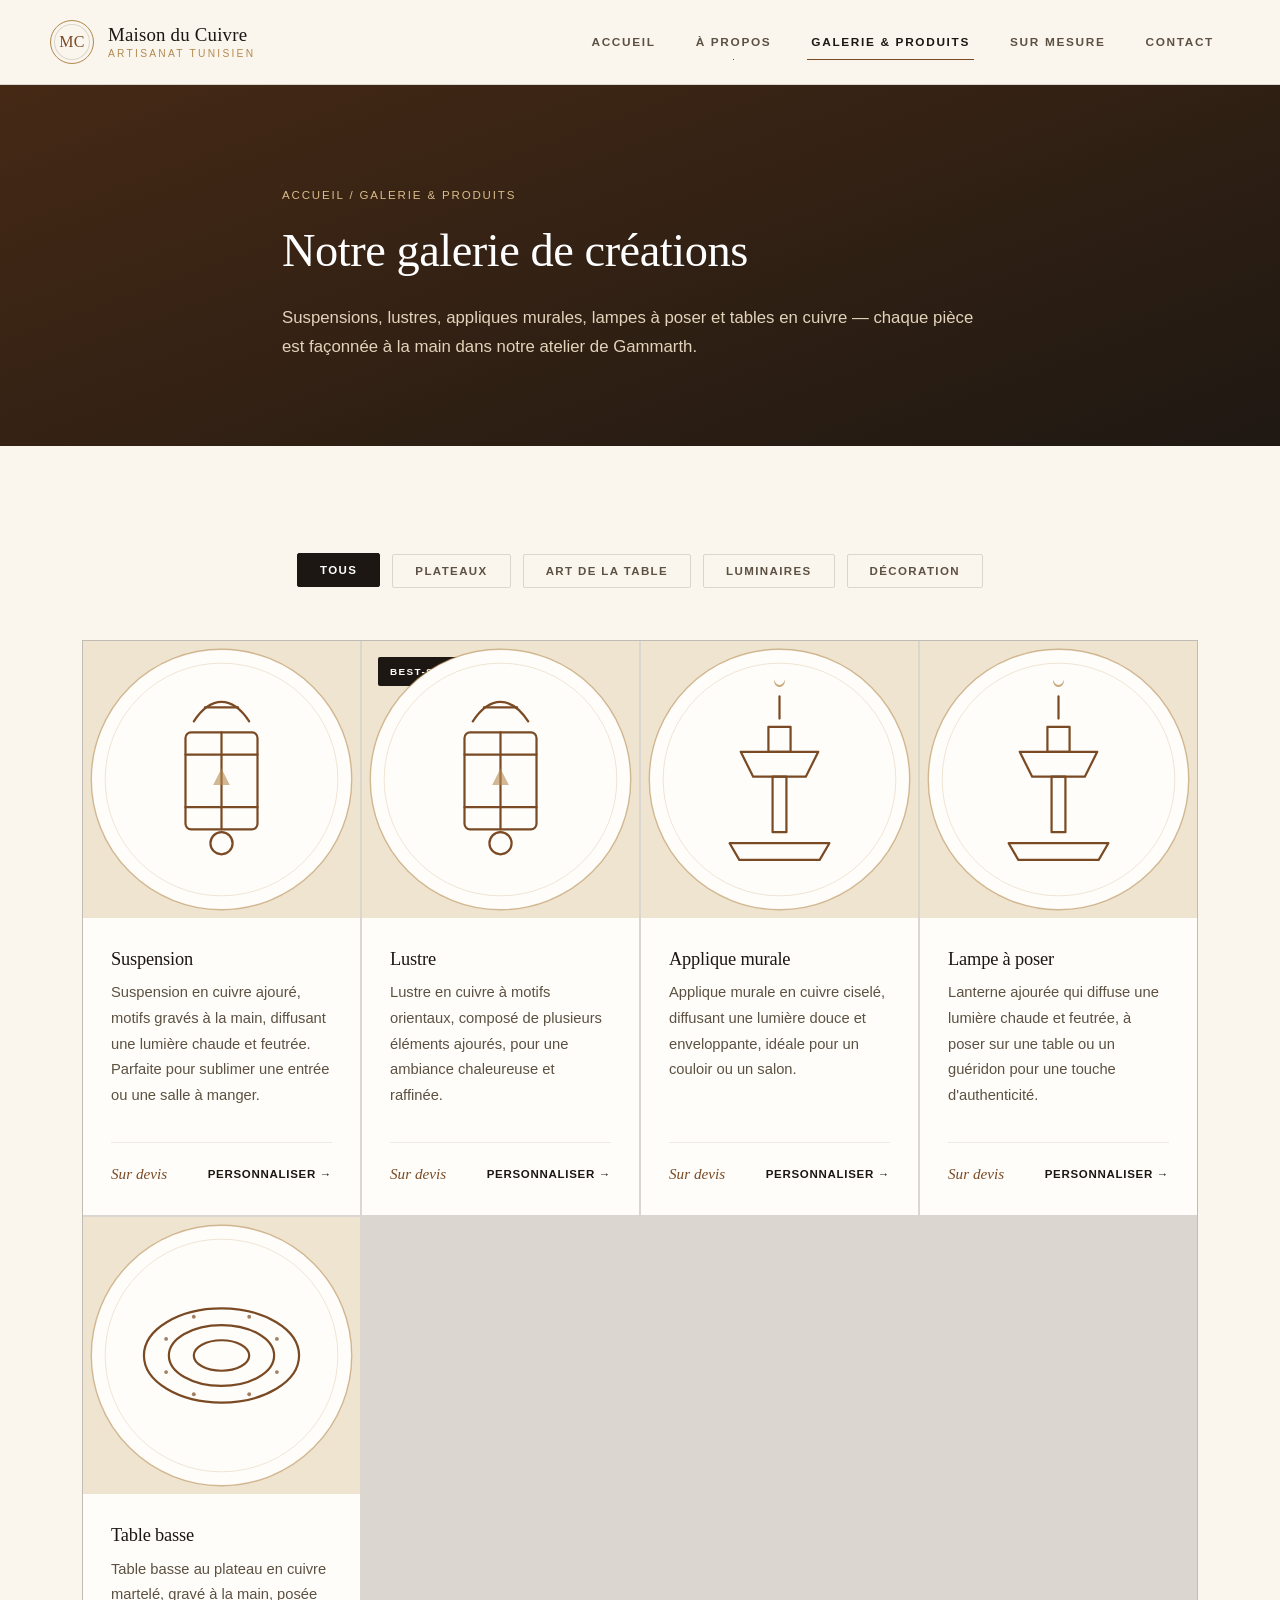
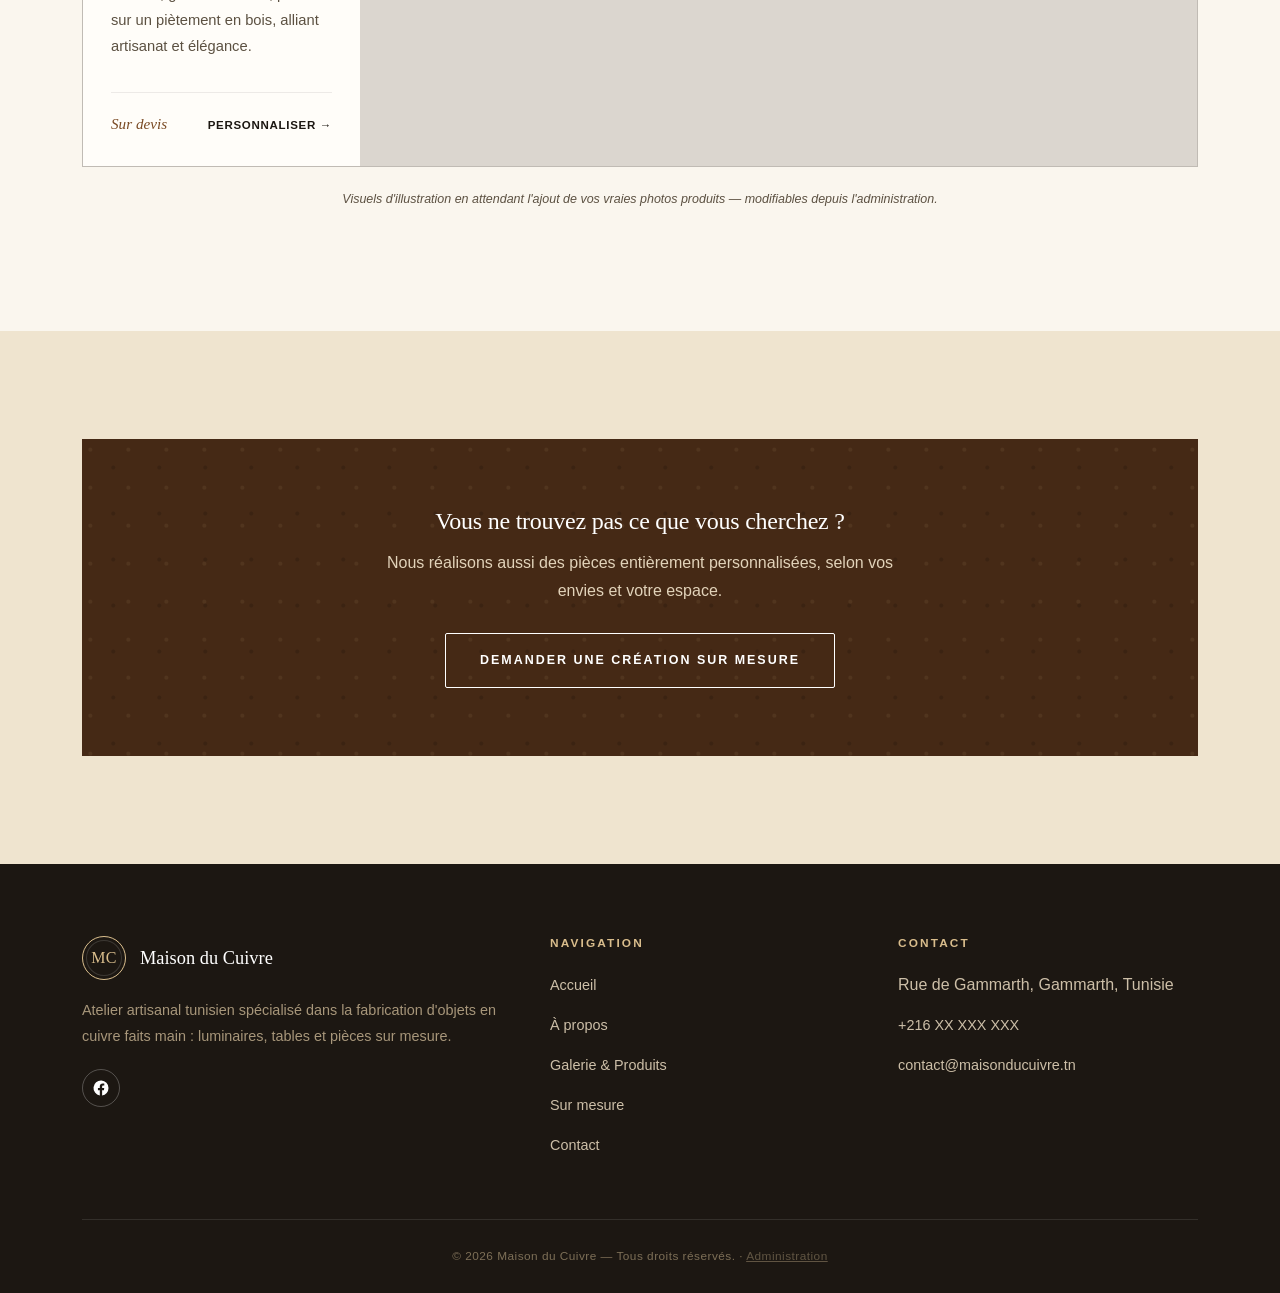
<file: galerie.html>
<!DOCTYPE html>
<html lang="fr">
<head>
<meta charset="UTF-8">
<meta name="viewport" content="width=device-width, initial-scale=1.0">
<title>Galerie &amp; Produits — Maison du Cuivre</title>
<meta name="description" content="Découvrez la galerie de créations artisanales en cuivre de Maison du Cuivre : plateaux, théières, lanternes, luminaires et objets de décoration.">
<link rel="icon" href="data:image/svg+xml,%3Csvg xmlns='http://www.w3.org/2000/svg' viewBox='0 0 100 100'%3E%3Ccircle cx='50' cy='50' r='47' fill='%23fffdf9' stroke='%23b3894f' stroke-width='3'/%3E%3Ctext x='50' y='63' font-size='38' text-anchor='middle' fill='%237a4a24' font-family='Georgia,serif'%3EMC%3C/text%3E%3C/svg%3E">
<link rel="stylesheet" href="css/style.css?v=2">
</head>
<body>

<header class="site-header">
  <div class="container header-inner">
    <a href="index.html" class="brand">
      <span class="brand-mark">MC</span>
      <span class="brand-text"><strong data-field="site.name">Maison du Cuivre</strong><span data-field="site.tagline">Artisanat tunisien</span></span>
    </a>
    <button class="nav-toggle" aria-label="Ouvrir le menu" aria-expanded="false"><span></span></button>
    <nav class="main-nav">
      <ul>
        <li><a href="index.html">Accueil</a></li>
        <li><a href="apropos.html">À propos</a></li>
        <li><a href="galerie.html" aria-current="page">Galerie &amp; Produits</a></li>
        <li><a href="sur-mesure.html">Sur mesure</a></li>
        <li><a href="contact.html">Contact</a></li>
      </ul>
    </nav>
  </div>
</header>

<section class="page-hero hammered" data-bg="covers.gallery">
  <div class="container">
    <div class="breadcrumb"><a href="index.html">Accueil</a> / Galerie &amp; Produits</div>
    <h1 data-field="gallery.heroTitle">Notre galerie de créations</h1>
    <p data-field="gallery.heroText">Plateaux, art de la table, luminaires et objets de décoration — chaque pièce est façonnée à la main dans notre atelier de Gammarth.</p>
  </div>
</section>

<section class="section">
  <div class="container">

    <div class="filters reveal">
      <button class="filter-btn active" data-filter="all">Tous</button>
      <button class="filter-btn" data-filter="plateaux">Plateaux</button>
      <button class="filter-btn" data-filter="table">Art de la table</button>
      <button class="filter-btn" data-filter="luminaires">Luminaires</button>
      <button class="filter-btn" data-filter="decoration">Décoration</button>
    </div>

    <div id="gallery-products-grid" class="grid grid-4 reveal"></div>

    <p class="reveal reviews-note">Visuels d'illustration en attendant l'ajout de vos vraies photos produits — modifiables depuis l'administration.</p>
  </div>
</section>

<section class="section bg-cream-dark">
  <div class="container">
    <div class="cta-band hammered reveal">
      <h2 data-field="gallery.ctaTitle">Vous ne trouvez pas ce que vous cherchez ?</h2>
      <p data-field="gallery.ctaText">Nous réalisons aussi des pièces entièrement personnalisées, selon vos envies et votre espace.</p>
      <div class="cta-actions">
        <a href="sur-mesure.html" class="btn btn-outline">Demander une création sur mesure</a>
      </div>
    </div>
  </div>
</section>

<footer class="site-footer">
  <div class="container">
    <div class="footer-grid">
      <div>
        <div class="footer-brand">
          <span class="brand-mark">MC</span>
          <strong data-field="site.name">Maison du Cuivre</strong>
        </div>
        <p data-field="site.footerAbout">Atelier artisanal tunisien spécialisé dans la fabrication d'objets en cuivre faits main : décoration, art de la table et pièces sur mesure.</p>
        <div class="social-row">
          <a data-href="site.facebook" href="https://www.facebook.com/profile.php?id=61577043486522" target="_blank" rel="noopener" aria-label="Facebook">
            <svg width="18" height="18" viewBox="0 0 24 24" fill="#fff"><path d="M22 12a10 10 0 1 0-11.6 9.9v-7H7.9V12h2.5V9.8c0-2.5 1.5-3.9 3.8-3.9 1.1 0 2.2.2 2.2.2v2.5h-1.3c-1.2 0-1.6.8-1.6 1.6V12h2.8l-.4 2.9h-2.4v7A10 10 0 0 0 22 12z"/></svg>
          </a>
        </div>
      </div>
      <div>
        <h4>Navigation</h4>
        <ul>
          <li><a href="index.html">Accueil</a></li>
          <li><a href="apropos.html">À propos</a></li>
          <li><a href="galerie.html">Galerie &amp; Produits</a></li>
          <li><a href="sur-mesure.html">Sur mesure</a></li>
          <li><a href="contact.html">Contact</a></li>
        </ul>
      </div>
      <div>
        <h4>Contact</h4>
        <ul>
          <li data-field="site.address">Rue de Gammarth, Gammarth, Tunisie</li>
          <li><a data-href="site.phone" data-href-prefix="tel:" href="tel:+216XXXXXXXX"><span data-field="site.phone">+216 XX XXX XXX</span></a></li>
          <li><a data-href="site.email" data-href-prefix="mailto:" href="mailto:contact@maisonducuivre.tn"><span data-field="site.email">contact@maisonducuivre.tn</span></a></li>
        </ul>
      </div>
    </div>
    <div class="footer-bottom">
      © <span id="year"></span> <span data-field="site.name">Maison du Cuivre</span> — Tous droits réservés. · <a href="admin.html" style="color:inherit;text-decoration:underline;opacity:.7;">Administration</a>
    </div>
  </div>
</footer>

<script src="js/site-data.js"></script>
<script src="js/render.js"></script>
<script src="js/main.js"></script>
</body>
</html>
</file>
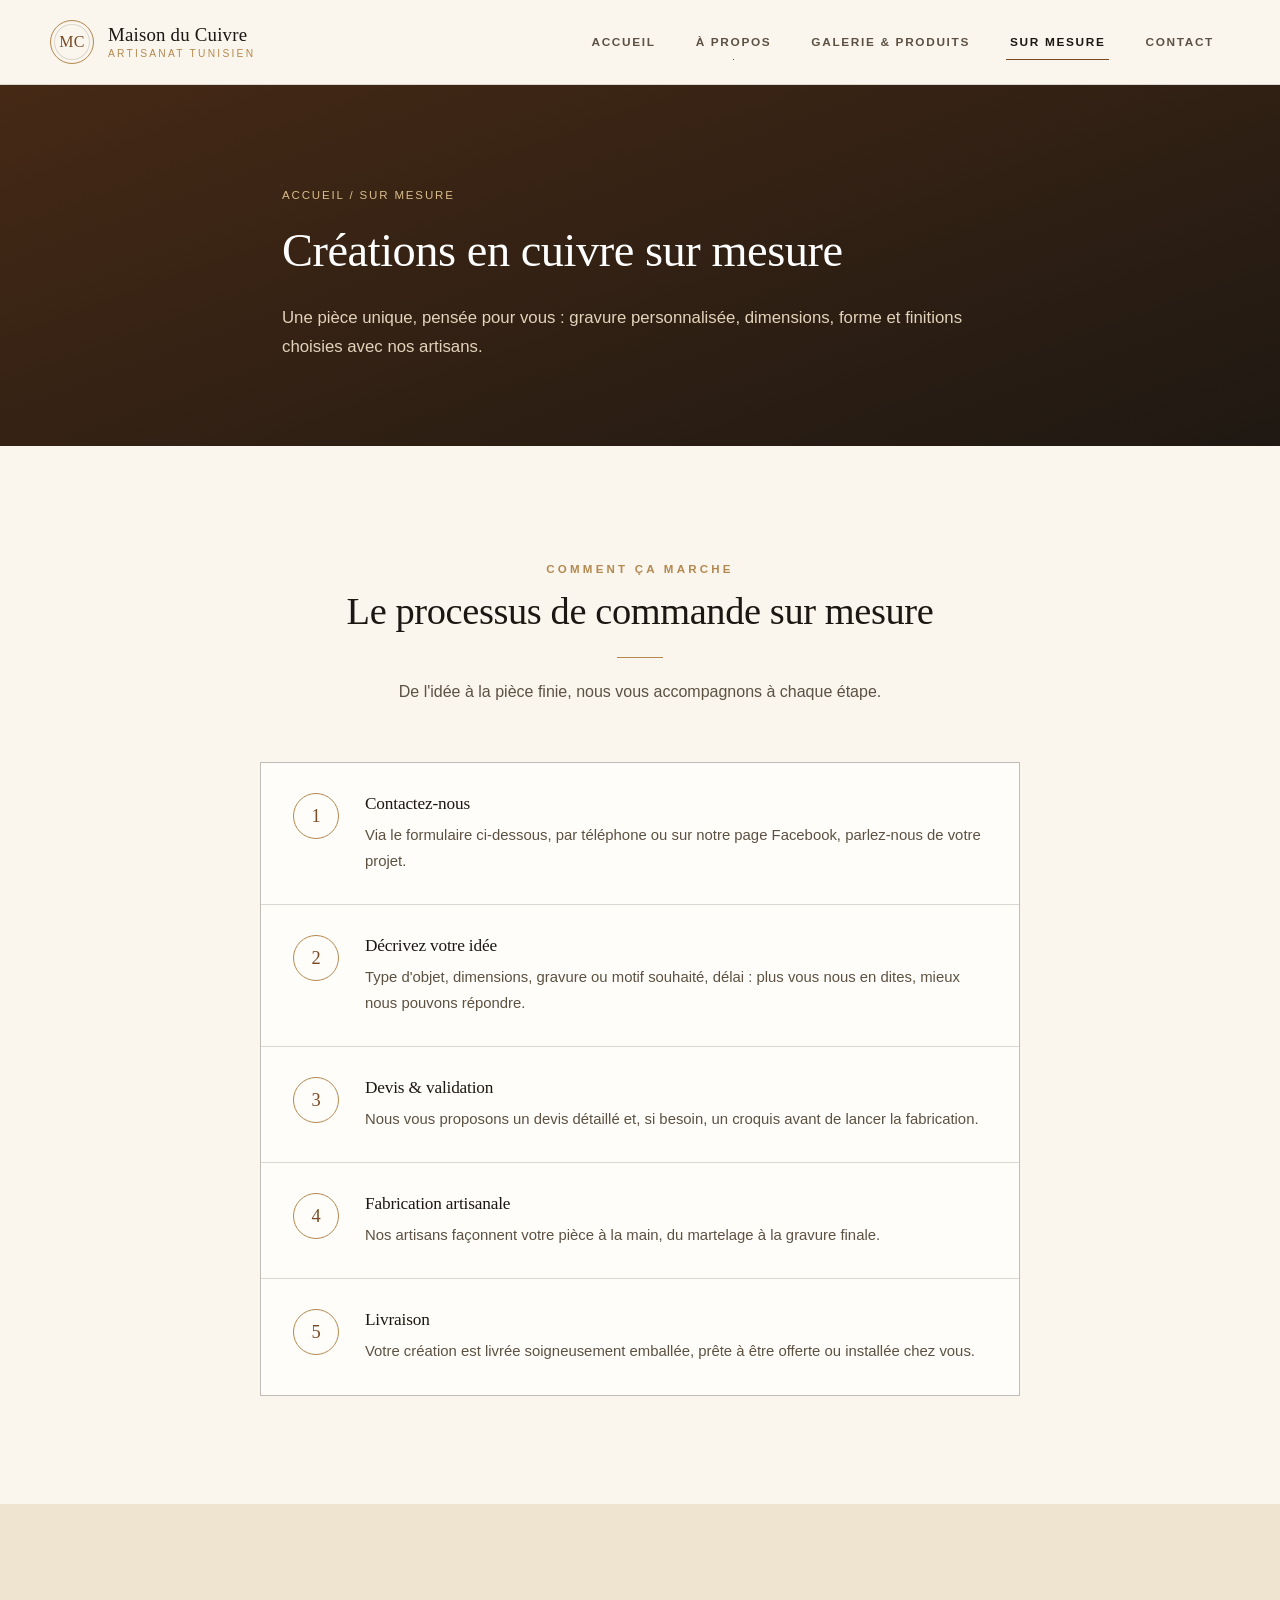
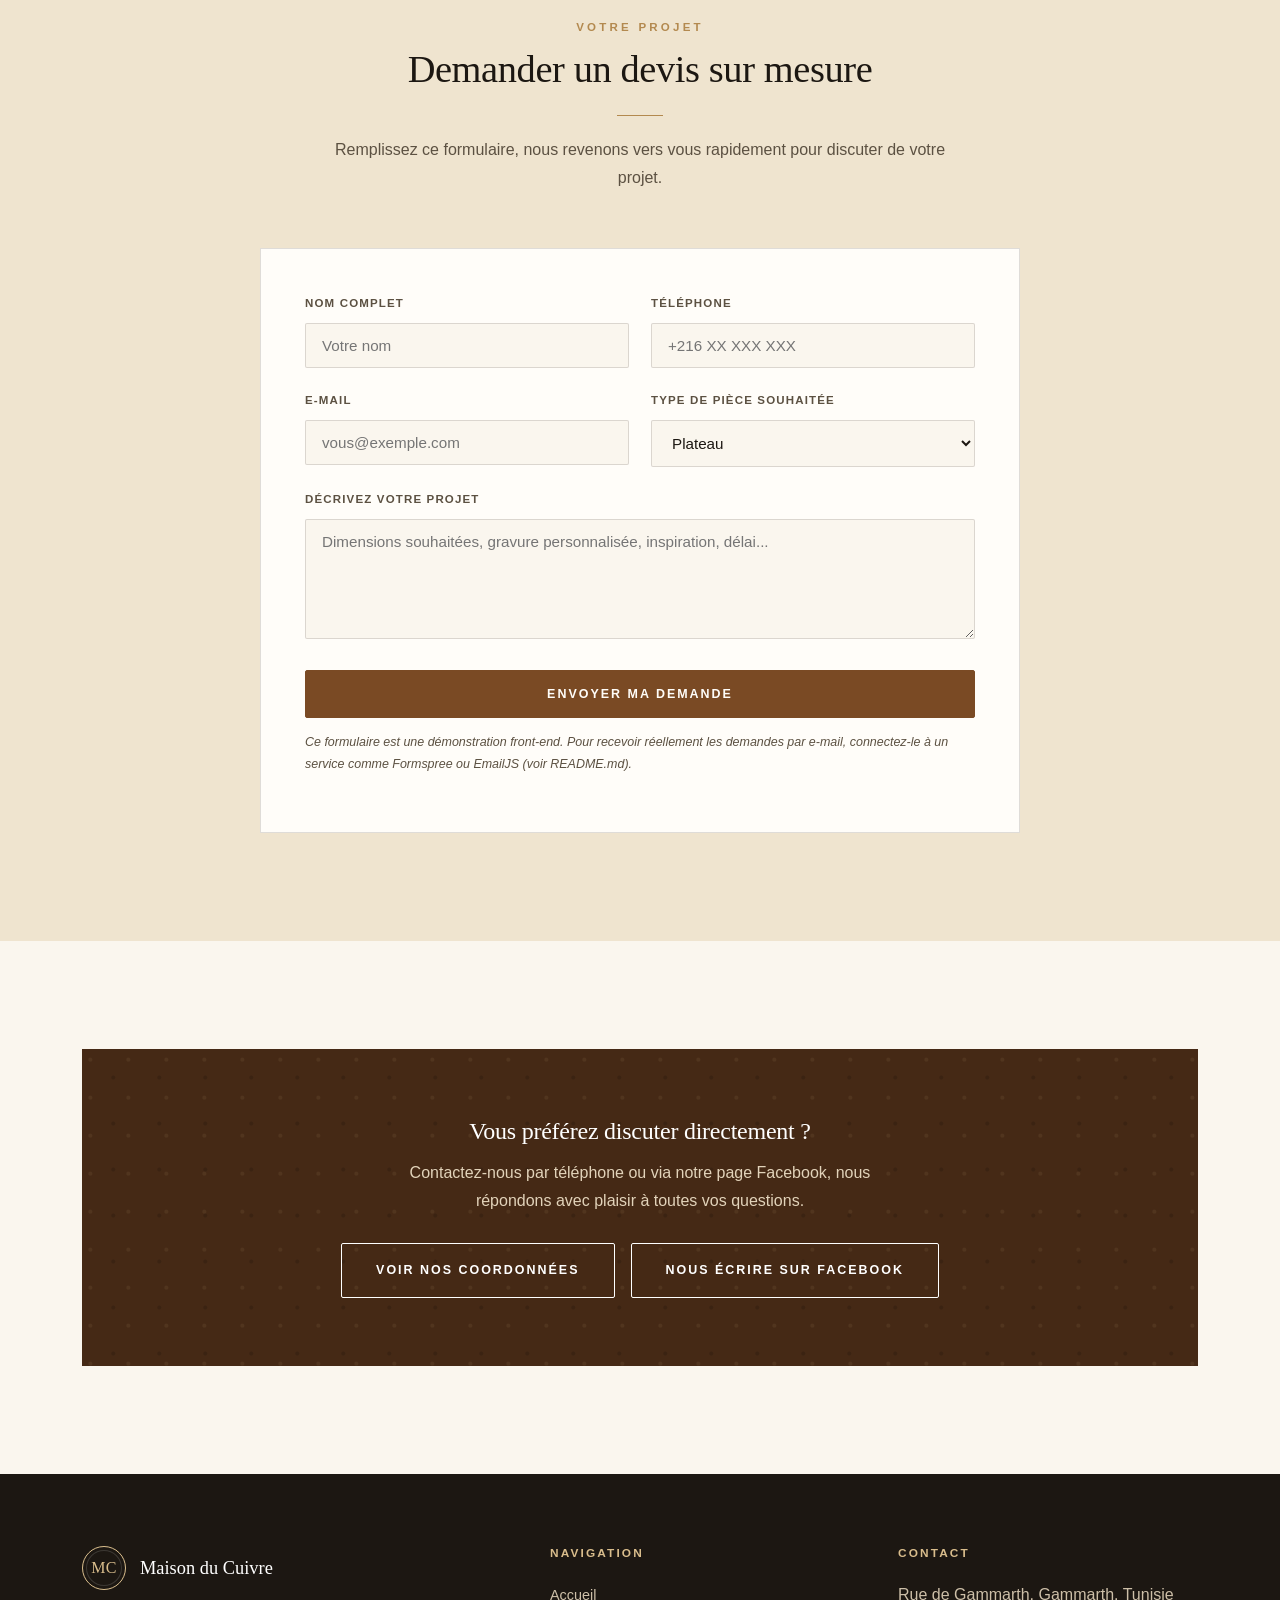
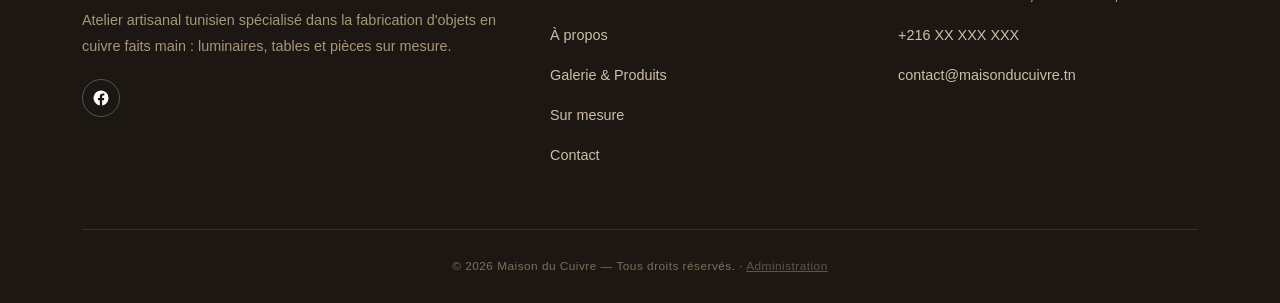
<file: sur-mesure.html>
<!DOCTYPE html>
<html lang="fr">
<head>
<meta charset="UTF-8">
<meta name="viewport" content="width=device-width, initial-scale=1.0">
<title>Sur mesure — Maison du Cuivre</title>
<meta name="description" content="Commandez une création en cuivre sur mesure : gravure personnalisée, dimensions et finitions adaptées à votre projet. Demandez votre devis à Maison du Cuivre.">
<link rel="icon" href="data:image/svg+xml,%3Csvg xmlns='http://www.w3.org/2000/svg' viewBox='0 0 100 100'%3E%3Ccircle cx='50' cy='50' r='47' fill='%23fffdf9' stroke='%23b3894f' stroke-width='3'/%3E%3Ctext x='50' y='63' font-size='38' text-anchor='middle' fill='%237a4a24' font-family='Georgia,serif'%3EMC%3C/text%3E%3C/svg%3E">
<link rel="stylesheet" href="css/style.css?v=2">
</head>
<body>

<header class="site-header">
  <div class="container header-inner">
    <a href="index.html" class="brand">
      <span class="brand-mark">MC</span>
      <span class="brand-text"><strong data-field="site.name">Maison du Cuivre</strong><span data-field="site.tagline">Artisanat tunisien</span></span>
    </a>
    <button class="nav-toggle" aria-label="Ouvrir le menu" aria-expanded="false"><span></span></button>
    <nav class="main-nav">
      <ul>
        <li><a href="index.html">Accueil</a></li>
        <li><a href="apropos.html">À propos</a></li>
        <li><a href="galerie.html">Galerie &amp; Produits</a></li>
        <li><a href="sur-mesure.html" aria-current="page">Sur mesure</a></li>
        <li><a href="contact.html">Contact</a></li>
      </ul>
    </nav>
  </div>
</header>

<section class="page-hero hammered" data-bg="covers.custom">
  <div class="container">
    <div class="breadcrumb"><a href="index.html">Accueil</a> / Sur mesure</div>
    <h1 data-field="custom.heroTitle">Créations en cuivre sur mesure</h1>
    <p data-field="custom.heroText">Une pièce unique, pensée pour vous : gravure personnalisée, dimensions, forme et finitions choisies avec nos artisans.</p>
  </div>
</section>

<section class="section">
  <div class="container">
    <div class="section-head reveal">
      <span class="eyebrow" data-field="custom.stepsEyebrow">Comment ça marche</span>
      <h2 data-field="custom.stepsTitle">Le processus de commande sur mesure</h2>
      <p data-field="custom.stepsText">De l'idée à la pièce finie, nous vous accompagnons à chaque étape.</p>
    </div>
    <div id="custom-steps" class="steps reveal" style="max-width:760px;margin:0 auto;"></div>
  </div>
</section>

<section class="section bg-cream-dark">
  <div class="container">
    <div class="section-head reveal">
      <span class="eyebrow">Votre projet</span>
      <h2>Demander un devis sur mesure</h2>
      <p>Remplissez ce formulaire, nous revenons vers vous rapidement pour discuter de votre projet.</p>
    </div>

    <div class="form-card reveal" style="max-width:760px;margin:0 auto;">
      <div class="form-success">Merci ! Votre demande a bien été enregistrée (démonstration). Nous vous recontacterons rapidement — vous pouvez aussi nous écrire directement sur Facebook.</div>
      <form data-demo-form>
        <div class="form-row">
          <div class="field">
            <label for="nom">Nom complet</label>
            <input type="text" id="nom" name="nom" required placeholder="Votre nom">
          </div>
          <div class="field">
            <label for="telephone">Téléphone</label>
            <input type="tel" id="telephone" name="telephone" required placeholder="+216 XX XXX XXX">
          </div>
        </div>
        <div class="form-row">
          <div class="field">
            <label for="email">E-mail</label>
            <input type="email" id="email" name="email" required placeholder="vous@exemple.com">
          </div>
          <div class="field">
            <label for="type-produit">Type de pièce souhaitée</label>
            <select id="type-produit" name="type-produit">
              <option>Plateau</option>
              <option>Théière / service à café</option>
              <option>Lanterne / bougeoir</option>
              <option>Vase / miroir / décoration</option>
              <option>Autre</option>
            </select>
          </div>
        </div>
        <div class="field">
          <label for="description">Décrivez votre projet</label>
          <textarea id="description" name="description" required placeholder="Dimensions souhaitées, gravure personnalisée, inspiration, délai..."></textarea>
        </div>
        <button type="submit" class="btn btn-primary btn-block">Envoyer ma demande</button>
        <p class="form-note">Ce formulaire est une démonstration front-end. Pour recevoir réellement les demandes par e-mail, connectez-le à un service comme Formspree ou EmailJS (voir README.md).</p>
      </form>
    </div>
  </div>
</section>

<section class="section">
  <div class="container">
    <div class="cta-band hammered reveal">
      <h2 data-field="custom.ctaTitle">Vous préférez discuter directement ?</h2>
      <p data-field="custom.ctaText">Contactez-nous par téléphone ou via notre page Facebook, nous répondons avec plaisir à toutes vos questions.</p>
      <div class="cta-actions">
        <a href="contact.html" class="btn btn-outline">Voir nos coordonnées</a>
        <a data-href="site.facebook" href="https://www.facebook.com/profile.php?id=61577043486522" target="_blank" rel="noopener" class="btn btn-outline">Nous écrire sur Facebook</a>
      </div>
    </div>
  </div>
</section>

<footer class="site-footer">
  <div class="container">
    <div class="footer-grid">
      <div>
        <div class="footer-brand">
          <span class="brand-mark">MC</span>
          <strong data-field="site.name">Maison du Cuivre</strong>
        </div>
        <p data-field="site.footerAbout">Atelier artisanal tunisien spécialisé dans la fabrication d'objets en cuivre faits main : décoration, art de la table et pièces sur mesure.</p>
        <div class="social-row">
          <a data-href="site.facebook" href="https://www.facebook.com/profile.php?id=61577043486522" target="_blank" rel="noopener" aria-label="Facebook">
            <svg width="18" height="18" viewBox="0 0 24 24" fill="#fff"><path d="M22 12a10 10 0 1 0-11.6 9.9v-7H7.9V12h2.5V9.8c0-2.5 1.5-3.9 3.8-3.9 1.1 0 2.2.2 2.2.2v2.5h-1.3c-1.2 0-1.6.8-1.6 1.6V12h2.8l-.4 2.9h-2.4v7A10 10 0 0 0 22 12z"/></svg>
          </a>
        </div>
      </div>
      <div>
        <h4>Navigation</h4>
        <ul>
          <li><a href="index.html">Accueil</a></li>
          <li><a href="apropos.html">À propos</a></li>
          <li><a href="galerie.html">Galerie &amp; Produits</a></li>
          <li><a href="sur-mesure.html">Sur mesure</a></li>
          <li><a href="contact.html">Contact</a></li>
        </ul>
      </div>
      <div>
        <h4>Contact</h4>
        <ul>
          <li data-field="site.address">Rue de Gammarth, Gammarth, Tunisie</li>
          <li><a data-href="site.phone" data-href-prefix="tel:" href="tel:+216XXXXXXXX"><span data-field="site.phone">+216 XX XXX XXX</span></a></li>
          <li><a data-href="site.email" data-href-prefix="mailto:" href="mailto:contact@maisonducuivre.tn"><span data-field="site.email">contact@maisonducuivre.tn</span></a></li>
        </ul>
      </div>
    </div>
    <div class="footer-bottom">
      © <span id="year"></span> <span data-field="site.name">Maison du Cuivre</span> — Tous droits réservés. · <a href="admin.html" style="color:inherit;text-decoration:underline;opacity:.7;">Administration</a>
    </div>
  </div>
</footer>

<script src="js/site-data.js"></script>
<script src="js/render.js"></script>
<script src="js/main.js"></script>
</body>
</html>
</file>
<file: css/style.css>
/* ==========================================================================
   Maison du Cuivre — Feuille de style principale
   Direction artistique : maison d'art artisanale, chic et épurée
   ========================================================================== */

:root {
  --ink: #1c1712;
  --ink-soft: #5c5142;
  --paper: #faf6ee;
  --paper-deep: #efe4cf;
  --white: #fffdf9;
  --bronze: #9c6b3e;
  --bronze-deep: #7a4a24;
  --bronze-darker: #452915;
  --gold: #b3894f;
  --gold-light: #d9bd8c;
  --line: rgba(28, 23, 18, 0.14);
  --line-soft: rgba(28, 23, 18, 0.08);

  --font-display: Georgia, "Iowan Old Style", "Palatino Linotype", "Times New Roman", serif;
  --font-body: -apple-system, BlinkMacSystemFont, "Segoe UI", Helvetica, Arial, sans-serif;

  --radius-sm: 2px;
  --radius: 3px;
  --radius-lg: 4px;
  --shadow: 0 1px 2px rgba(28, 23, 18, 0.06);
  --shadow-lg: 0 18px 40px rgba(28, 23, 18, 0.16);

  /* Cadrage par défaut des images en mode "cover" — modifiable ici pour tout le site.
     Exemples : "center", "center top", "center 30%", "center bottom" */
  --img-position: center;

  --ease: cubic-bezier(.22, 1, .36, 1);
}

* { box-sizing: border-box; }
html { scroll-behavior: smooth; }

body {
  margin: 0;
  font-family: var(--font-body);
  color: var(--ink);
  background: var(--paper);
  line-height: 1.75;
  font-size: 16px;
  -webkit-font-smoothing: antialiased;
}

img { max-width: 100%; display: block; }
a { color: inherit; text-decoration: none; }
ul { list-style: none; margin: 0; padding: 0; }
h1, h2, h3, h4 {
  font-family: var(--font-display);
  font-weight: 400;
  color: var(--ink);
  margin: 0 0 .5em;
  line-height: 1.22;
  letter-spacing: -.01em;
}
p { margin: 0 0 1em; }

.container {
  width: 100%;
  max-width: 1180px;
  margin: 0 auto;
  padding: 0 32px;
}

.hammered {
  background-color: var(--bronze-darker);
  background-image:
    radial-gradient(circle at 22% 28%, rgba(217,189,140,.08) 0 1.5px, transparent 2.5px),
    radial-gradient(circle at 68% 62%, rgba(0,0,0,.14) 0 1.5px, transparent 2.5px);
  background-size: 38px 38px, 46px 46px;
}

.eyebrow {
  display: inline-block;
  font-family: var(--font-body);
  font-size: .72rem;
  letter-spacing: .28em;
  text-transform: uppercase;
  color: var(--gold);
  font-weight: 600;
  margin-bottom: .8em;
}

.section { padding: 108px 0; }
.section-tight { padding: 64px 0; }
.section-head { max-width: 620px; margin: 0 auto 56px; text-align: center; }
.section-head h2 { font-size: clamp(1.9rem, 3vw, 2.6rem); }
.section-head h2::after {
  content: "";
  display: block;
  width: 46px;
  height: 1px;
  background: var(--gold);
  margin: 22px auto 0;
  transform: scaleX(0);
  transform-origin: center;
  transition: transform .7s var(--ease);
}
.section-head.in-view h2::after,
.section-head.reveal.in-view h2::after { transform: scaleX(1); }
.section-head p { color: var(--ink-soft); margin-top: 20px; }

.bg-cream-dark { background: var(--paper-deep); }
.bg-ink { background: var(--ink); color: #cdbfa8; }
.bg-ink h1, .bg-ink h2, .bg-ink h3 { color: #fff; }
.bg-ink p { color: #b8a98d; }
.bg-ink .section-head h2::after { background: var(--gold); }

/* Buttons */
.btn {
  display: inline-flex;
  align-items: center;
  gap: .7em;
  padding: 16px 34px;
  border-radius: var(--radius-sm);
  font-family: var(--font-body);
  font-weight: 600;
  font-size: .78rem;
  letter-spacing: .16em;
  text-transform: uppercase;
  border: 1px solid transparent;
  cursor: pointer;
  transition: background .25s ease, color .25s ease, border-color .25s ease, transform .25s var(--ease), box-shadow .25s ease;
}
.btn:hover { transform: translateY(-2px); }
.btn:active { transform: translateY(0); }
.btn-primary {
  background: var(--bronze-deep);
  border-color: var(--bronze-deep);
  color: var(--white);
}
.btn-primary:hover { background: var(--bronze-darker); border-color: var(--bronze-darker); box-shadow: 0 10px 24px rgba(69,41,21,.28); }
.btn-outline {
  background: transparent;
  border-color: currentColor;
  color: inherit;
}
.btn-outline:hover { background: rgba(255,255,255,.08); }
.btn-outline.dark { color: var(--ink); border-color: var(--ink); }
.btn-outline.dark:hover { background: var(--ink); color: var(--white); }
.btn-block { width: 100%; justify-content: center; }

/* Header */
.site-header {
  position: sticky;
  top: 0;
  z-index: 100;
  background: rgba(250, 246, 238, 0.96);
  backdrop-filter: blur(10px);
  border-bottom: 1px solid var(--line);
  animation: header-drop .6s var(--ease) both;
}
.header-inner {
  display: flex;
  align-items: center;
  justify-content: space-between;
  padding: 20px 0;
}
.brand { display: flex; align-items: center; gap: 14px; }
.brand-mark {
  width: 44px; height: 44px; border-radius: 50%;
  background: transparent;
  border: 1px solid var(--gold);
  box-shadow: inset 0 0 0 3px var(--paper), inset 0 0 0 4px var(--line);
  display: flex; align-items: center; justify-content: center;
  color: var(--bronze-deep); font-family: var(--font-display); font-weight: 400; font-size: 1rem;
  letter-spacing: .02em;
  flex-shrink: 0;
  transition: transform .4s var(--ease);
  overflow: hidden;
}
.brand-mark img { width: 100%; height: 100%; object-fit: contain; border-radius: 50%; }
.brand:hover .brand-mark { transform: rotate(8deg) scale(1.05); }
.brand-text { line-height: 1.15; }
.brand-text strong {
  display: block; font-family: var(--font-display); font-weight: 400;
  font-size: 1.18rem; color: var(--ink); letter-spacing: .01em;
}
.brand-text span {
  display: block; font-size: .64rem; letter-spacing: .22em; text-transform: uppercase;
  color: var(--gold); margin-top: 2px;
}

.main-nav ul { display: flex; gap: 8px; align-items: center; }
.main-nav a {
  position: relative;
  display: inline-block;
  padding: 8px 4px;
  margin: 0 12px;
  font-weight: 600;
  font-size: .74rem;
  letter-spacing: .14em;
  text-transform: uppercase;
  color: var(--ink-soft);
  transition: color .2s ease;
}
.main-nav a::after {
  content: "";
  position: absolute;
  left: 50%; right: 50%; bottom: 0;
  height: 1px;
  background: var(--bronze-deep);
  transition: left .3s var(--ease), right .3s var(--ease);
}
.main-nav a:hover, .main-nav a[aria-current="page"] { color: var(--ink); }
.main-nav a:hover::after, .main-nav a[aria-current="page"]::after { left: 0; right: 0; }

.nav-toggle {
  display: none;
  background: none; border: none; cursor: pointer;
  width: 42px; height: 42px; border-radius: 10px;
  align-items: center; justify-content: center;
}
.nav-toggle span, .nav-toggle::before, .nav-toggle::after {
  content: ""; display: block; width: 22px; height: 1px; background: var(--ink);
  position: relative; transition: transform .2s ease, opacity .2s ease;
}
.nav-toggle::before { transform: translateY(-7px); }
.nav-toggle::after { transform: translateY(5px); }

/* Hero */
.hero {
  position: relative;
  color: #fff;
  padding: 148px 0 128px;
  overflow: hidden;
  background-size: cover;
  background-position: center;
  background-repeat: no-repeat;
}
.hero::after {
  content: "";
  position: absolute; inset: 0;
  background: linear-gradient(160deg, rgba(69,41,21,.55), rgba(28,23,18,.92));
}
.hero .container { position: relative; z-index: 2; }
.hero-inner { max-width: 620px; }
.hero .eyebrow {
  color: var(--gold-light);
  animation: fade-up .7s var(--ease) both;
}
.hero h1 {
  color: #fff; font-size: clamp(2.3rem, 5vw, 3.6rem);
  font-weight: 400; letter-spacing: -.01em;
  animation: fade-up .8s var(--ease) .1s both;
}
.hero p.lead {
  font-size: 1.1rem; color: #e2d3ba; max-width: 520px;
  font-weight: 300;
  animation: fade-up .8s var(--ease) .22s both;
}
.hero-actions {
  display: flex; gap: 16px; flex-wrap: wrap; margin-top: 36px;
  animation: fade-up .8s var(--ease) .34s both;
}

.page-hero {
  position: relative;
  color: #fff;
  padding: 100px 0 84px;
  background-size: cover;
  background-position: center;
  background-repeat: no-repeat;
}
.page-hero::after {
  content: "";
  position: absolute; inset: 0;
  background: linear-gradient(160deg, rgba(69,41,21,.6), rgba(28,23,18,.93));
}
.page-hero .container { position: relative; z-index: 2; max-width: 780px; }
.page-hero h1 { color: #fff; font-size: clamp(2.1rem, 4vw, 2.9rem); font-weight: 400; animation: fade-up .7s var(--ease) .05s both; }
.page-hero p { color: #e2d3ba; font-size: 1.05rem; margin: 0; font-weight: 300; animation: fade-up .7s var(--ease) .16s both; }
.breadcrumb { font-size: .72rem; letter-spacing: .16em; text-transform: uppercase; color: var(--gold-light); margin-bottom: 18px; animation: fade-up .6s var(--ease) both; }
.breadcrumb a:hover { text-decoration: underline; }

/* Cards grids */
.grid {
  display: grid;
  gap: 2px;
  background: var(--line);
  border: 1px solid var(--line);
}
.grid-3 { grid-template-columns: repeat(3, 1fr); }

/* === CORRIGÉ : la grille s'adapte au nombre réel de cartes,
   plus de case vide quand il y a moins de 4 éléments === */
.grid-4 { grid-template-columns: repeat(auto-fit, minmax(260px, 1fr)); }

.grid-2 { grid-template-columns: repeat(2, 1fr); gap: 48px; background: none; border: none; }

.card {
  background: var(--white);
  overflow: hidden;
  transition: box-shadow .35s var(--ease), transform .35s var(--ease);
  display: flex;
  flex-direction: column;
}
.card:hover { box-shadow: var(--shadow-lg); position: relative; z-index: 1; transform: translateY(-4px); }

/* === Image des cartes produits : remplit tout le cadre, cadrage réglable === */
.card-media {
  aspect-ratio: 1/1;
  background: var(--paper-deep);
  display: flex;
  align-items: center;
  justify-content: center;
  padding: 0;
  position: relative;
  overflow: hidden !important;
}
.card-media img { width: 100% !important; height: 100% !important; max-width: 100% !important; object-fit: cover !important; object-position: var(--pos-x, 50%) var(--pos-y, 50%); transform: scale(var(--img-zoom, 1)); transform-origin: var(--pos-x, 50%) var(--pos-y, 50%); transition: transform .6s var(--ease); }
.card:hover .card-media img { transform: scale(calc(var(--img-zoom, 1) * 1.07)); }
.card-media .tag {
  position: absolute;
  top: 16px; left: 16px;
  background: var(--ink);
  color: var(--white);
  font-size: .62rem;
  font-weight: 600;
  letter-spacing: .14em;
  text-transform: uppercase;
  padding: 6px 12px;
  border-radius: var(--radius-sm);
}
.card-body { padding: 30px 28px 28px; flex: 1; display: flex; flex-direction: column; }
.card-body h3 { font-size: 1.15rem; margin-bottom: 10px; }
.card-body p { color: var(--ink-soft); font-size: .92rem; flex: 1; }
.card-foot {
  display: flex; align-items: center; justify-content: space-between;
  margin-top: 18px; padding-top: 18px; border-top: 1px solid var(--line-soft);
  font-size: .78rem;
}
.card-foot a {
  letter-spacing: .06em; text-transform: uppercase; font-weight: 600; font-size: .72rem;
  position: relative;
}
.card-foot a::after {
  content: ""; position: absolute; left: 0; right: 100%; bottom: -3px; height: 1px;
  background: var(--bronze-deep); transition: right .3s var(--ease);
}
.card-foot a:hover::after { right: 0; }
.price-tag { font-family: var(--font-display); font-style: italic; color: var(--bronze-deep); font-size: .95rem; }

/* Filters */
.filters {
  display: flex; flex-wrap: wrap; gap: 12px;
  justify-content: center; margin-bottom: 52px;
}
.filter-btn {
  padding: 10px 22px;
  border-radius: var(--radius-sm);
  border: 1px solid var(--line);
  background: transparent;
  color: var(--ink-soft);
  font-weight: 600;
  font-size: .72rem;
  letter-spacing: .12em;
  text-transform: uppercase;
  cursor: pointer;
  transition: all .25s var(--ease);
}
.filter-btn.active, .filter-btn:hover {
  background: var(--ink);
  border-color: var(--ink);
  color: #fff;
  transform: translateY(-1px);
}

/* Feature list / icons row */
.icon-feature {
  text-align: center;
  padding: 22px;
}
.icon-feature .icon-circle {
  width: 64px; height: 64px; margin: 0 auto 18px;
  border-radius: 50%;
  border: 1px solid var(--gold);
  display: flex; align-items: center; justify-content: center;
  color: var(--bronze-deep);
  transition: transform .4s var(--ease), background .3s ease, color .3s ease;
}
.icon-feature:hover .icon-circle { transform: scale(1.08); background: var(--bronze-deep); color: #fff; }
.icon-feature h3 { font-size: 1.05rem; }
.icon-feature p { color: var(--ink-soft); font-size: .92rem; margin: 0; }

/* Steps (sur-mesure) */
.steps { display: grid; gap: 1px; background: var(--line); border: 1px solid var(--line); }
.step {
  display: flex; gap: 26px; align-items: flex-start;
  background: var(--white);
  padding: 30px 32px;
  transition: background .3s ease;
}
.step:hover { background: var(--paper); }
.step-num {
  flex-shrink: 0;
  width: 46px; height: 46px; border-radius: 50%;
  border: 1px solid var(--gold);
  color: var(--bronze-deep); display: flex; align-items: center; justify-content: center;
  font-family: var(--font-display); font-weight: 400; font-size: 1.15rem;
  transition: transform .3s var(--ease);
}
.step:hover .step-num { transform: scale(1.1); }
.step-body h3 { margin-bottom: 8px; font-size: 1.08rem; }
.step-body p { margin: 0; color: var(--ink-soft); font-size: .93rem; }

/* Testimonials */
.testimonial-card {
  background: var(--white);
  padding: 40px 32px 32px;
  height: 100%;
  display: flex;
  flex-direction: column;
  position: relative;
  transition: transform .35s var(--ease), box-shadow .35s var(--ease);
}
.testimonial-card:hover { transform: translateY(-4px); box-shadow: var(--shadow-lg); }
.testimonial-card::before {
  content: "\201C";
  position: absolute;
  top: 4px; left: 26px;
  font-family: var(--font-display);
  font-size: 4rem;
  color: var(--gold);
  opacity: .35;
  line-height: 1;
}
.stars { color: var(--gold); font-size: .85rem; margin-bottom: 16px; letter-spacing: 3px; }
.testimonial-card p.quote {
  font-family: var(--font-display);
  font-style: italic;
  color: var(--ink);
  flex: 1;
  position: relative;
  z-index: 1;
}
.testimonial-author { display: flex; align-items: center; gap: 14px; margin-top: 18px; padding-top: 18px; border-top: 1px solid var(--line-soft); }
.avatar {
  width: 40px; height: 40px; border-radius: 50%;
  border: 1px solid var(--line);
  color: var(--bronze-deep); display: flex; align-items: center; justify-content: center;
  font-weight: 400; font-family: var(--font-display); font-size: 1rem;
}
.testimonial-author strong { display: block; font-size: .88rem; font-weight: 600; }
.testimonial-author span { display: block; font-size: .74rem; color: var(--ink-soft); letter-spacing: .02em; }

.reviews-note {
  text-align: center; font-size: .78rem; color: var(--ink-soft);
  margin-top: 22px; font-style: italic;
}

/* CTA band */
.cta-band {
  padding: 68px 56px;
  text-align: center;
  color: #fff;
  position: relative;
  overflow: hidden;
}
.cta-band h2 { color: #fff; }
.cta-band .eyebrow { color: var(--gold-light); }
.cta-band p { color: #e2d3ba; max-width: 520px; margin: 0 auto 28px; font-weight: 300; }
.cta-actions { display: flex; gap: 16px; justify-content: center; flex-wrap: wrap; }

/* About page */
.about-grid {
  display: grid;
  grid-template-columns: 1fr 1fr;
  gap: 64px;
  align-items: center;
}
/* === Visuel "À propos" : remplit tout le cadre, cadrage réglable === */
.about-visual {
  aspect-ratio: 3/4;
  background: var(--paper-deep);
  display: flex; align-items: center; justify-content: center;
  padding: 0;
  border: 1px solid var(--line);
  overflow: hidden !important;
}
.about-visual img { width: 100% !important; height: 100% !important; max-width: 100% !important; object-fit: cover !important; object-position: var(--pos-x, 50%) var(--pos-y, 50%); transform: scale(var(--img-zoom, 1)); transform-origin: var(--pos-x, 50%) var(--pos-y, 50%); transition: transform .6s var(--ease); }
.about-visual:hover img { transform: scale(1.05); }
.values-grid { display: grid; grid-template-columns: repeat(2, 1fr); gap: 1px; margin-top: 24px; background: var(--line); border: 1px solid var(--line); }
.value-item {
  background: var(--white); padding: 28px;
  transition: background .3s ease;
}
.value-item:hover { background: var(--paper); }
.value-item h3 {
  font-size: .98rem; margin-bottom: 10px; letter-spacing: .01em;
  padding-left: 18px; position: relative;
}
.value-item h3::before {
  content: "";
  position: absolute; left: 0; top: .5em;
  width: 8px; height: 1px; background: var(--gold);
  transition: width .3s var(--ease);
}
.value-item:hover h3::before { width: 14px; }
.value-item p { font-size: .88rem; color: var(--ink-soft); margin: 0; }

.timeline { border-left: 1px solid var(--gold); margin-left: 10px; padding-left: 32px; }
.timeline-item { position: relative; padding-bottom: 40px; }
.timeline-item:last-child { padding-bottom: 0; }
.timeline-item::before {
  content: ""; position: absolute; left: -37px; top: 5px;
  width: 10px; height: 10px; border-radius: 50%;
  background: var(--paper); border: 1px solid var(--gold);
  transition: background .3s ease, transform .3s var(--ease);
}
.timeline-item:hover::before { background: var(--gold); transform: scale(1.2); }
.timeline-item h3 { font-size: 1.05rem; margin-bottom: 6px; }
.timeline-item .year {
  color: var(--gold); font-weight: 600; font-size: .7rem; letter-spacing: .18em; text-transform: uppercase;
}
.timeline-item p { color: var(--ink-soft); font-size: .92rem; margin: 8px 0 0; }

/* Forms */
.form-card {
  background: var(--white);
  padding: 44px;
  border: 1px solid var(--line);
}
.form-row { display: grid; grid-template-columns: 1fr 1fr; gap: 22px; }
.field { margin-bottom: 22px; }
.field label {
  display: block; font-weight: 600; font-size: .72rem;
  letter-spacing: .1em; text-transform: uppercase;
  margin-bottom: 10px; color: var(--ink-soft);
}
.field input, .field select, .field textarea {
  width: 100%;
  padding: 13px 16px;
  border: 1px solid var(--line);
  border-radius: var(--radius-sm);
  font-family: var(--font-body);
  font-size: .95rem;
  background: var(--paper);
  color: var(--ink);
  transition: border-color .2s ease, box-shadow .2s ease;
}
.field input:focus, .field select:focus, .field textarea:focus {
  outline: none;
  border-color: var(--bronze-deep);
  box-shadow: 0 0 0 3px rgba(122,74,36,.12);
}
.field textarea { resize: vertical; min-height: 120px; }
.form-note { font-size: .78rem; color: var(--ink-soft); margin-top: 14px; font-style: italic; }
.form-success {
  display: none;
  background: var(--paper-deep);
  border: 1px solid var(--gold);
  color: var(--bronze-darker);
  padding: 16px 20px;
  border-radius: var(--radius-sm);
  margin-bottom: 24px;
  font-size: .9rem;
}
.form-success.visible { display: block; animation: fade-up .5s var(--ease) both; }

/* Contact info list */
.info-list { display: grid; gap: 1px; background: var(--line); border: 1px solid var(--line); }
.info-item {
  display: flex; gap: 18px; align-items: flex-start;
  background: var(--white); padding: 24px;
  transition: background .3s ease;
}
.info-item:hover { background: var(--paper); }
.info-item .icon-circle {
  width: 42px; height: 42px; border-radius: 50%; flex-shrink: 0;
  border: 1px solid var(--gold); color: var(--bronze-deep);
  display: flex; align-items: center; justify-content: center;
  transition: transform .3s var(--ease);
}
.info-item:hover .icon-circle { transform: scale(1.1); }
.info-item h3 { font-size: .8rem; margin-bottom: 6px; letter-spacing: .1em; text-transform: uppercase; font-family: var(--font-body); font-weight: 700; color: var(--ink); }
.info-item p, .info-item a { font-size: .92rem; color: var(--ink-soft); margin: 0; }
.info-item a:hover { color: var(--bronze-deep); text-decoration: underline; }

.map-wrap {
  overflow: hidden;
  border: 1px solid var(--line);
}
.map-wrap iframe { width: 100%; height: 380px; border: 0; display: block; filter: grayscale(.25) contrast(1.02); }

/* Footer */
.site-footer {
  background: var(--ink);
  color: #cdbfa8;
  padding: 72px 0 0;
}
.footer-grid {
  display: grid;
  grid-template-columns: 1.4fr 1fr 1fr;
  gap: 48px;
  padding-bottom: 48px;
  border-bottom: 1px solid rgba(255,255,255,.1);
}
.footer-grid h4 {
  color: var(--gold-light); font-family: var(--font-body); font-size: .74rem;
  letter-spacing: .18em; text-transform: uppercase; font-weight: 700; margin-bottom: 20px;
}
.footer-grid p { color: #a7967a; font-size: .9rem; }
.footer-grid ul li { margin-bottom: 12px; }
.footer-grid ul a { color: #cdbfa8; font-size: .9rem; transition: color .2s ease, padding-left .2s ease; }
.footer-grid ul a:hover { color: #fff; padding-left: 4px; }
.footer-brand { display: flex; align-items: center; gap: 14px; margin-bottom: 18px; }
.footer-brand .brand-mark { border-color: var(--gold-light); color: var(--gold-light); box-shadow: inset 0 0 0 3px var(--ink), inset 0 0 0 4px rgba(255,255,255,.14); }
.footer-brand strong { color: #fff; font-family: var(--font-display); font-weight: 400; font-size: 1.15rem; }
.social-row { display: flex; gap: 12px; margin-top: 20px; }
.social-row a {
  width: 38px; height: 38px; border-radius: 50%;
  border: 1px solid rgba(255,255,255,.25);
  display: flex; align-items: center; justify-content: center;
  transition: border-color .25s ease, background .25s ease, transform .25s var(--ease);
}
.social-row a:hover { border-color: var(--gold-light); background: rgba(255,255,255,.05); transform: translateY(-3px); }
.footer-bottom {
  text-align: center;
  padding: 26px 0;
  font-size: .74rem;
  letter-spacing: .04em;
  color: #7d6f57;
}

/* ==========================================================================
   Animations — apparitions au scroll, fondu d'en-tête, etc.
   ========================================================================== */

@keyframes fade-up {
  from { opacity: 0; transform: translateY(16px); }
  to   { opacity: 1; transform: translateY(0); }
}
@keyframes header-drop {
  from { opacity: 0; transform: translateY(-14px); }
  to   { opacity: 1; transform: translateY(0); }
}

.reveal.reveal-ready {
  opacity: 0;
  transform: translateY(24px);
  transition: opacity .7s var(--ease), transform .7s var(--ease);
}
.reveal.reveal-ready.in-view { opacity: 1; transform: translateY(0); }

/* Décalage en cascade pour les grilles (voir main.js) */
.reveal.reveal-ready[data-reveal-delay="1"] { transition-delay: .08s; }
.reveal.reveal-ready[data-reveal-delay="2"] { transition-delay: .16s; }
.reveal.reveal-ready[data-reveal-delay="3"] { transition-delay: .24s; }
.reveal.reveal-ready[data-reveal-delay="4"] { transition-delay: .32s; }

@media (prefers-reduced-motion: reduce) {
  html { scroll-behavior: auto; }
  *, *::before, *::after {
    animation-duration: .001ms !important;
    animation-iteration-count: 1 !important;
    transition-duration: .001ms !important;
    scroll-behavior: auto !important;
  }
}

/* Responsive */
@media (max-width: 960px) {
  .grid-3 { grid-template-columns: repeat(2, 1fr); }
  .about-grid { grid-template-columns: 1fr; }
  .footer-grid { grid-template-columns: 1fr 1fr; }
}

@media (max-width: 720px) {
  .main-nav {
    position: fixed; inset: 74px 16px auto 16px; background: var(--white);
    border: 1px solid var(--line); box-shadow: var(--shadow-lg); padding: 8px;
    transform: translateY(-12px); opacity: 0; pointer-events: none; transition: all .2s ease;
  }
  .main-nav.open { opacity: 1; transform: translateY(0); pointer-events: auto; }
  .main-nav ul { flex-direction: column; align-items: stretch; }
  .main-nav a { display: block; text-align: center; margin: 0; padding: 14px; }
  .main-nav a::after { display: none; }
  .nav-toggle { display: flex; }
  .grid-3, .grid-2 { grid-template-columns: 1fr; gap: 32px; }
  .grid-3 { gap: 1px; }
  .form-row { grid-template-columns: 1fr; }
  .footer-grid { grid-template-columns: 1fr; }
  .cta-band { padding: 44px 26px; }
  .hero { padding: 110px 0 84px; }
  .values-grid { grid-template-columns: 1fr; }
  .section { padding: 76px 0; }
}

/* ==========================================================================
   Administration
   ========================================================================== */

.admin-gate {
  min-height: 100vh;
  display: flex; align-items: center; justify-content: center;
  background: var(--ink); padding: 24px;
}
.admin-gate .form-card { max-width: 380px; width: 100%; }
.admin-gate p.form-note { text-align: center; }

.admin-shell { display: flex; align-items: flex-start; min-height: 100vh; }

.admin-sidebar {
  width: 250px; flex-shrink: 0;
  background: var(--ink); color: #cdbfa8;
  min-height: 100vh; position: sticky; top: 0;
  padding: 28px 22px; overflow-y: auto;
}
.admin-sidebar .admin-brand {
  display: flex; align-items: center; gap: 12px; margin-bottom: 32px;
  padding-bottom: 24px; border-bottom: 1px solid rgba(255,255,255,.1);
}
.admin-sidebar .admin-brand strong { color: #fff; font-family: var(--font-display); font-size: 1.05rem; font-weight: 400; }
.admin-sidebar .admin-brand span { display: block; font-size: .68rem; letter-spacing: .16em; text-transform: uppercase; color: var(--gold-light); }
.admin-nav-link {
  display: block; padding: 11px 14px; margin-bottom: 4px; border-radius: var(--radius-sm);
  font-size: .8rem; letter-spacing: .04em; color: #cdbfa8; transition: background .2s ease, color .2s ease;
}
.admin-nav-link:hover, .admin-nav-link.active { background: rgba(255,255,255,.08); color: #fff; }
.admin-sidebar .admin-view-link {
  display: block; margin-top: 24px; padding-top: 20px; border-top: 1px solid rgba(255,255,255,.1);
  font-size: .74rem; letter-spacing: .1em; text-transform: uppercase; color: var(--gold-light);
}

.admin-main { flex: 1; min-width: 0; padding: 0 0 140px; }

.admin-topbar {
  position: sticky; top: 0; z-index: 50;
  background: rgba(250, 246, 238, 0.96); backdrop-filter: blur(10px);
  border-bottom: 1px solid var(--line);
  padding: 18px 40px; display: flex; align-items: center; justify-content: space-between; gap: 16px; flex-wrap: wrap;
}
.admin-topbar h1 { font-size: 1.2rem; margin: 0; }
.admin-topbar .admin-actions { display: flex; gap: 10px; flex-wrap: wrap; }
.admin-topbar .btn { padding: 11px 20px; font-size: .7rem; }

.admin-content { padding: 40px; max-width: 900px; }

.admin-section { margin-bottom: 72px; scroll-margin-top: 90px; }
.admin-section > h2 { font-size: 1.4rem; margin-bottom: 6px; }
.admin-section > .admin-section-desc { color: var(--ink-soft); font-size: .9rem; margin-bottom: 28px; }

.admin-grid-2 { display: grid; grid-template-columns: 1fr 1fr; gap: 22px; }

.image-upload {
  border: 1px dashed var(--line); border-radius: var(--radius-sm);
  padding: 16px; display: flex; gap: 18px; align-items: center; background: var(--white);
}
.image-upload .preview {
  width: 74px; height: 74px; border-radius: var(--radius-sm); flex-shrink: 0;
  background: var(--paper-deep); display: flex; align-items: center; justify-content: center;
  overflow: hidden; border: 1px solid var(--line); font-size: .68rem; color: var(--ink-soft); text-align: center;
}
.image-upload .preview img { width: 100%; height: 100%; object-fit: cover; object-position: var(--pos-x, 50%) var(--pos-y, 50%); transform: scale(var(--img-zoom, 1)); transform-origin: var(--pos-x, 50%) var(--pos-y, 50%); }

/* Filet de sécurité global : empêche toute image de déborder de son conteneur direct,
   même si render.js utilise une structure ou des classes différentes de celles prévues. */
img { max-width: 100%; height: auto; }
[class*="card"] img, [class*="media"] img, [class*="visual"] img, [class*="cover"] img, [class*="thumb"] img {
  max-width: 100%;
}

/* Contrôle de cadrage / zoom d'une image (admin) */
.frame-control { margin-top: 12px; padding: 12px 14px; background: var(--paper); border: 1px solid var(--line); border-radius: var(--radius-sm); }
.frame-control-row { display: flex; align-items: center; gap: 10px; margin-bottom: 8px; }
.frame-control-row:last-child { margin-bottom: 0; }
.frame-control-row label { flex-shrink: 0; width: 90px; font-size: .72rem; color: var(--ink-soft); letter-spacing: .04em; text-transform: uppercase; }
.frame-control-row input[type="range"] { flex: 1; }
.frame-control-row .frame-value { width: 40px; text-align: right; font-size: .74rem; color: var(--ink-soft); flex-shrink: 0; }
.frame-control-reset { margin-top: 8px; background: none; border: none; color: var(--bronze-deep); font-size: .72rem; text-decoration: underline; cursor: pointer; padding: 0; }
.image-upload .upload-actions { display: flex; gap: 10px; flex-wrap: wrap; align-items: center; }
.image-upload input[type="file"] { font-size: .78rem; max-width: 220px; }

/* Sélecteur de cadrage (utilisé pour chaque image dans l'admin) */
.position-picker { display: flex; gap: 6px; flex-wrap: wrap; margin-top: 10px; }
.position-picker button {
  padding: 6px 12px;
  border: 1px solid var(--line);
  background: var(--paper);
  color: var(--ink-soft);
  font-size: .68rem;
  letter-spacing: .06em;
  text-transform: uppercase;
  border-radius: var(--radius-sm);
  cursor: pointer;
  transition: all .2s ease;
}
.position-picker button.active, .position-picker button:hover {
  background: var(--ink); border-color: var(--ink); color: #fff;
}

.repeater { border: 1px solid var(--line); background: var(--line); display: flex; flex-direction: column; gap: 1px; }
.repeater-item { background: var(--white); padding: 24px; position: relative; }
.repeater-item .repeater-remove {
  position: absolute; top: 18px; right: 18px;
  background: none; border: 1px solid var(--line); color: var(--ink-soft);
  width: 28px; height: 28px; border-radius: 50%; cursor: pointer; font-size: .9rem; line-height: 1;
}
.repeater-item .repeater-remove:hover { border-color: #b23a3a; color: #b23a3a; }
.repeater-add { margin-top: 16px; }
.repeater-empty { padding: 24px; text-align: center; color: var(--ink-soft); font-size: .88rem; font-style: italic; background: var(--white); }

.admin-toast {
  position: fixed; bottom: 28px; right: 28px; z-index: 999;
  background: var(--ink); color: #fff; padding: 15px 24px; border-radius: var(--radius-sm);
  font-size: .84rem; letter-spacing: .02em; box-shadow: var(--shadow-lg);
  opacity: 0; transform: translateY(12px); pointer-events: none;
  transition: opacity .25s ease, transform .25s ease;
}
.admin-toast.show { opacity: 1; transform: translateY(0); }

.admin-map-preview iframe { width: 100%; height: 220px; border: 0; border: 1px solid var(--line); }

.admin-checkbox { display: flex; align-items: center; gap: 10px; font-size: .85rem; color: var(--ink-soft); }
.admin-checkbox input { width: auto; }

@media (max-width: 900px) {
  .admin-shell { flex-direction: column; }
  .admin-sidebar { width: 100%; min-height: auto; position: static; }
  .admin-grid-2 { grid-template-columns: 1fr; }
  .admin-topbar, .admin-content { padding-left: 20px; padding-right: 20px; }
}
</file>
